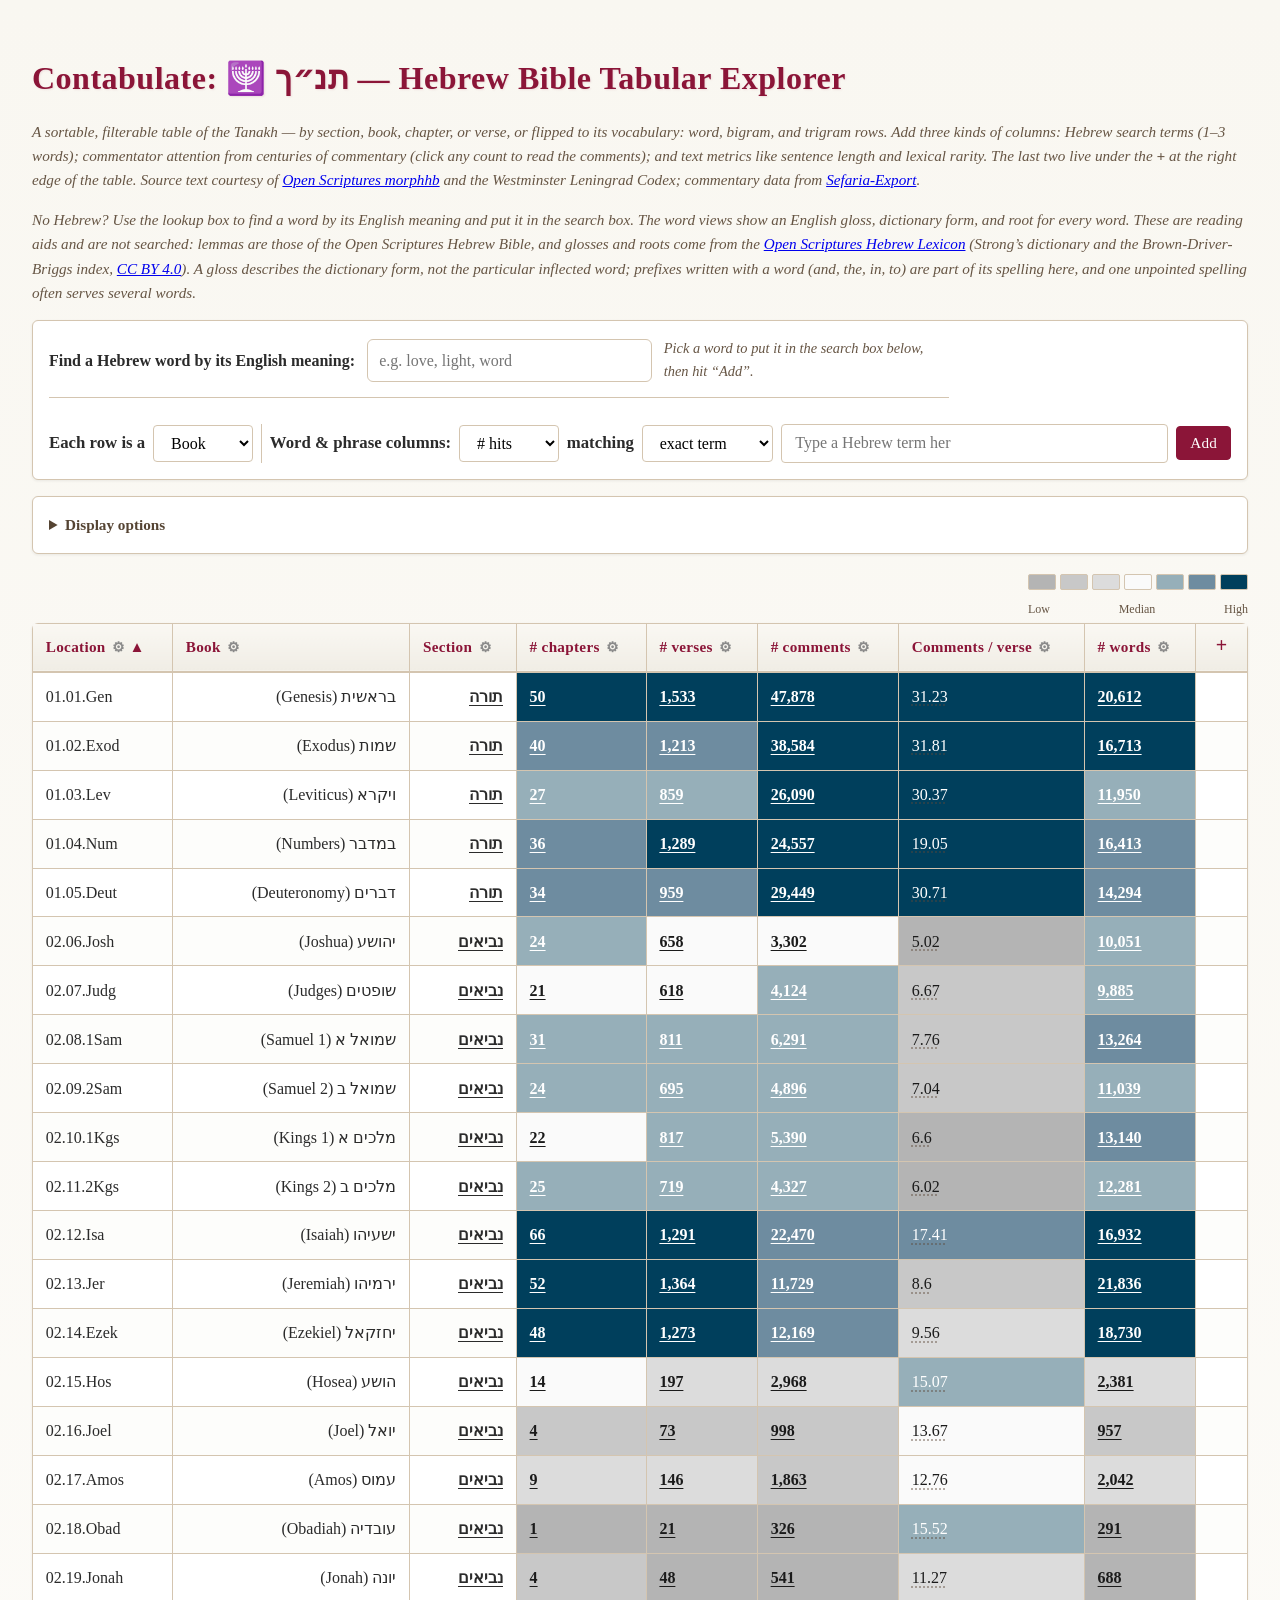
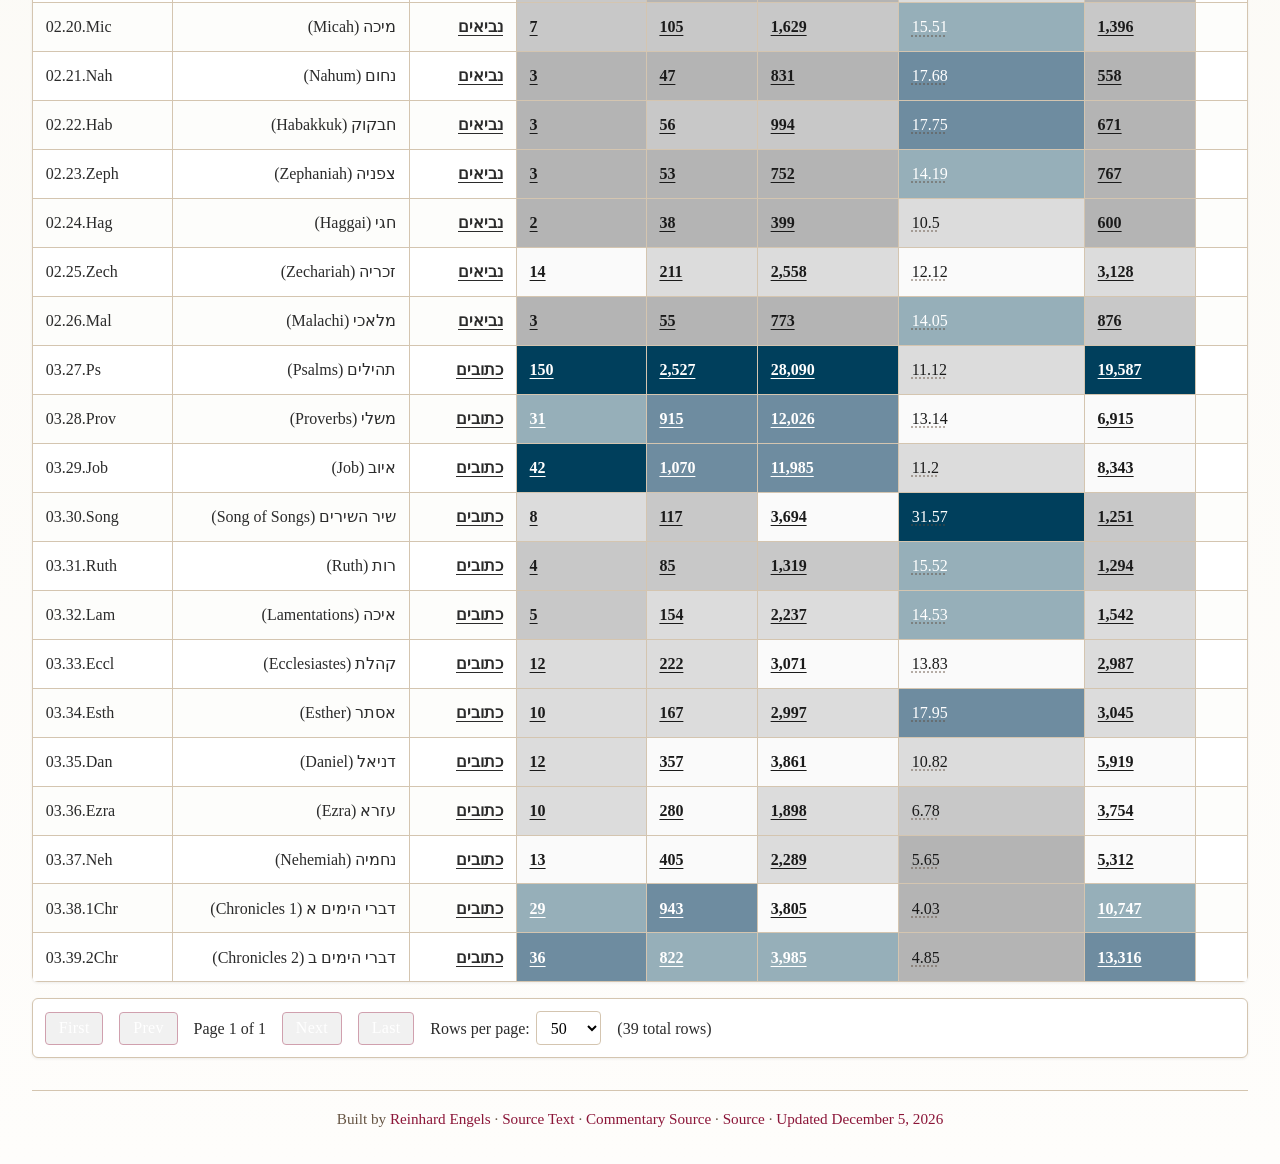
<file: docs/index.html>
<!doctype html>
<html lang="en">
<head>
  <meta charset="utf-8">
  <meta name="viewport" content="width=device-width, initial-scale=1">
  <meta name="description" content="Search the Hebrew Bible (Tanakh) by Hebrew word, phrase, or regex across sections, books, chapters, verses, and verse text with full RTL support. Built from Open Scriptures morphhb / Westminster Leningrad Codex OSIS XML.">
  <meta name="author" content="Reinhard Engels">
  <link rel="canonical" href="https://tanakh.contabulate.org/">
  <meta property="og:title" content="Contabulate: תנ״ך — Hebrew Bible Tabular Explorer">
  <meta property="og:description" content="Search the Hebrew Bible (Tanakh) by Hebrew word, phrase, or regex across sections, books, chapters, verses, and verse text with full RTL support.">
  <meta property="og:type" content="website">
  <meta property="og:url" content="https://tanakh.contabulate.org/">
  <link rel="icon" href="data:image/svg+xml,%3Csvg xmlns='http://www.w3.org/2000/svg' viewBox='0 0 64 64'%3E%3Cpath fill='%238b1538' d='M53 8c-12 2-21 11-25 22l-6 17c-1 3-4 5-7 6l-4 2 2-4c1-3 3-6 6-7l17-6C47 34 56 25 58 13l1-6-6 1z'/%3E%3Cpath fill='%238b1538' d='M21 43l-6 6 2 2 6-6z'/%3E%3Cpath fill='%238b1538' d='M31 22l11 11 2-2-11-11z'/%3E%3C/svg%3E">
  <title>Contabulate: תנ״ך — Hebrew Bible Tabular Explorer</title>
  <link rel="stylesheet" href="css/main.css">
</head>
<body>
  <div id="loadingIndicator" class="loading-indicator" role="status" aria-live="polite">
    <div class="loading-indicator-card">
      <div class="loading-spinner" aria-hidden="true"></div>
      <p id="loadingMessage" class="loading-message">Loading data...</p>
    </div>
  </div>
  <h1><a href="https://contabulate.org/">Contabulate</a>: 🕎 <span class="hebrew-inline" dir="rtl">תנ״ך</span> — Hebrew Bible Tabular Explorer</h1>
  <p class="muted">A sortable, filterable table of the Tanakh — by section, book, chapter, or verse, or flipped to its vocabulary: word, bigram, and trigram rows. Add three kinds of columns: Hebrew search terms (1–3 words); commentator attention from centuries of commentary (click any count to read the comments); and text metrics like sentence length and lexical rarity. The last two live under the <strong>+</strong> at the right edge of the table. Source text courtesy of <a href="https://github.com/openscriptures/morphhb" target="_blank" rel="noopener">Open Scriptures morphhb</a> and the Westminster Leningrad Codex; commentary data from <a href="https://github.com/Sefaria/Sefaria-Export" target="_blank" rel="noopener">Sefaria-Export</a>.</p>

  <p class="muted">No Hebrew? Use the lookup box to find a word by its English meaning and put it in the search box. The word views show an English gloss, dictionary form, and root for every word. These are reading aids and are not searched: lemmas are those of the Open Scriptures Hebrew Bible, and glosses and roots come from the <a href="https://github.com/openscriptures/HebrewLexicon" target="_blank" rel="noopener">Open Scriptures Hebrew Lexicon</a> (Strong’s dictionary and the Brown-Driver-Briggs index, <a href="https://creativecommons.org/licenses/by/4.0/">CC BY 4.0</a>). A gloss describes the dictionary form, not the particular inflected word; prefixes written with a word (and, the, in, to) are part of its spelling here, and one unpointed spelling often serves several words.</p>

  <div class="tab-content" id="segmentsTab">
    <div class="controls">
      <div id="lexicon" class="lexicon is-hidden">
        <label class="label-strong" for="lexiconInput">Find a Hebrew word by its English meaning:</label>
        <input id="lexiconInput" class="query-input lexicon-input" type="search" autocomplete="off" spellcheck="false" placeholder="e.g. love, light, word" aria-controls="lexiconResults">
        <span class="muted lexicon-hint">Pick a word to put it in the search box below, then hit “Add”.</span>
        <div id="lexiconResults" class="lexicon-results is-hidden" aria-live="polite"></div>
      </div>
      <div class="controls-row">
        <div class="control-group">
          <span class="label-strong">Each row is a</span>
          <select id="gran" class="control-select">
            <option value="genre">Section</option>
            <option value="play">Book</option>
            <option value="act">Chapter</option>
            <option value="line" selected>Verse</option>
            <option value="word">Word</option>
            <option value="bigram">Bigram</option>
            <option value="trigram">Trigram</option>
          </select>
        </div>
        <span class="control-divider" aria-hidden="true"></span>
        <div class="control-group control-group-grow">
          <span class="label-strong">Word &amp; phrase columns:</span>
          <select id="newTermDisplay" class="control-select">
            <option value="count" selected># hits</option>
            <option value="pct">% share</option>
          </select>
          <span class="label-strong">matching</span>
          <select id="matchMode" class="control-select">
            <option value="exact">exact term</option>
            <option value="regex">regex pattern</option>
          </select>
          <span id="ngramModeGroup">
            <span class="label-strong">in</span>
            <select id="ngramMode" class="control-select">
              <option value="1" selected>single words</option>
              <option value="2">bigrams</option>
              <option value="3">trigrams</option>
            </select>
          </span>
          <input id="q" class="query-input" type="text" dir="auto" placeholder="Type Hebrew or Latin here, then hit &quot;Add&quot;">
          <button id="addColumnBtn" class="add-column-btn" type="button">Add</button>
        </div>
        <button id="addColumnsMobile" class="add-columns-mobile" type="button" aria-haspopup="dialog">+ Commentator &amp; metric columns</button>
      </div>
      <div id="termWarning" class="warning is-hidden" role="status" aria-live="polite"></div>
    </div>

    <details>
      <summary class="sr"><strong>Display options</strong></summary>
      <div class="options-row">
        <label><input type="checkbox" class="color-scale-toggle" checked> Color scale numeric columns</label>
        <label><input type="checkbox" class="highlight-toggle" checked> Highlight matching verse text</label>
        <label><input type="checkbox" id="showZeroRows"> Show zero-hit rows</label>
        <button id="downloadSegmentsCsv" class="download-btn" type="button">Download CSV</button>
        <div class="color-scale-options">
          <label>Palette:
            <select class="color-scale-palette">
              <option value="blue-diverging" selected>Gray ↔ Blue (default)</option>
              <option value="blue-linear">Gray ↔ Blue (alt)</option>
              <option value="burgundy-gold">Gold ↔ Burgundy</option>
            </select>
          </label>
          <label>Steps:
            <select class="color-scale-steps">
              <option value="5" selected>5</option>
              <option value="7">7</option>
            </select>
          </label>
        </div>
      </div>
    </details>

    <div class="table-toolbar">
      <div id="segmentsFilterActions" class="filter-actions is-hidden">
        <span class="label-strong">Filters:</span>
        <span id="segmentsActiveFilters" class="active-filter-chips"></span>
        <button id="clearSegmentsFilters" class="link-btn link-btn-no-padding">Clear all</button>
      </div>
      <label id="vocabNamesToggle" class="vocab-names-toggle is-hidden" title="Hide word forms tagged as proper names in the morphhb morphology for the books in scope; the list is editable below when scoped to one book">
        <input type="checkbox" id="vocabNamesCheckbox"> Hide proper names
      </label>
      <span id="vocabNamesUnavailable" class="muted is-hidden">Proper-name filtering isn’t available for this corpus yet.</span>
      <div class="color-scale-legend color-scale-legend-inline" title="Each numeric column is shaded from its lowest to highest value"></div>
    </div>
    <div id="nameFilterEditor" class="is-hidden"></div>
    <table id="results">
      <thead><tr id="headRow"></tr></thead>
      <tbody></tbody>
    </table>

    <div class="pagination is-hidden" id="segmentsPagination">
      <button id="segmentsFirstPage">First</button>
      <button id="segmentsPrevPage">Prev</button>
      <span class="page-info" id="segmentsPageInfo">Page 1 of 1</span>
      <button id="segmentsNextPage">Next</button>
      <button id="segmentsLastPage">Last</button>
      <label>
        Rows per page:
        <select id="segmentsPageSize">
          <option value="25">25</option>
          <option value="50" selected>50</option>
          <option value="100">100</option>
          <option value="250">250</option>
        </select>
      </label>
      <span class="page-info" id="segmentsTotalInfo"></span>
    </div>
  </div>

<script src="js/utils.js"></script>
<script src="js/glossary.js"></script>
<script src="js/table-ui.js"></script>
<script src="js/filter-popover.js"></script>
<script src="js/color-scale.js"></script>
<script src="js/name-filter.js"></script>
<script src="js/commentary-detail.js"></script>
<script src="js/add-column-popover.js"></script>
<script>
(async function() {
  window.__contabulateReady = false;
  const q = document.getElementById('q');
  const gran = document.getElementById('gran');
  const matchMode = document.getElementById('matchMode');
  const ngramMode = document.getElementById('ngramMode');
  const newTermDisplay = document.getElementById('newTermDisplay');
  const ngramModeGroup = document.getElementById('ngramModeGroup');
  const theadRow = document.getElementById('headRow');
  const tbody = document.querySelector('#results tbody');
  const showZeroRowsToggle = document.getElementById('showZeroRows');
  const commentatorColumnControls = document.getElementById('commentatorColumnControls');
  const addColumnBtn = document.getElementById('addColumnBtn');
  const termWarning = document.getElementById('termWarning');
  const qPlaceholderText = 'Type a Hebrew term here, then hit "Add"';
  const addColumnPromptScheduleMs = [3000, 5000, 10000];
  const allowAddColumnPromptMotion = !(window.matchMedia && window.matchMedia('(prefers-reduced-motion: reduce)').matches);
  let qPlaceholderTimer = null;
  let qPlaceholderIndex = 0;
  let qPlaceholderDidAnimate = false;
  let addColumnPromptTimer = null;
  let addColumnPromptStepIndex = 0;
  let extraTerms = [];
  // Declared early: a deep link draws term headers during startup.
  const LONG_TERM_LABEL = 28; // characters, including the leading "# " and quotes
  const expandedTermLabels = new Set();
  let showZeroRows = false;
  // Optional metric columns (off by default; toggled in Options, persisted in deep links via `mc=`)
  const METRIC_COL_DEFS = [
    { code: 'wps', key: 'words_per_sentence', label: 'Words/Sentence', decimals: 1,
      tooltip: 'Average sentence length: words per sentence, with sentences split on sof pasuq (׃) — higher = longer, more complex sentences.' },
    { code: 'wlen', key: 'mean_word_length', label: 'Word Length', decimals: 2,
      tooltip: 'Average word length in letters. Higher = longer words.' },
    { code: 'rare', key: 'lexical_rarity', label: 'Lexical Rarity', decimals: 2,
      tooltip: 'How rare the vocabulary is: each word is scored by its rarity in the whole corpus (−log10 of its frequency share), averaged over the row’s words. Higher = rarer vocabulary.' },
    { code: 'mattr', key: 'mattr_50', label: 'Vocab Diversity', decimals: 3, granOnly: ['play'],
      tooltip: 'Vocabulary diversity (MATTR-50): type–token ratio averaged over a moving 50-word window, 0–1. Higher = more varied vocabulary; comparable across texts of different lengths. Available at Book level.' },
    { code: 'names', key: 'name_share', label: '% Names', decimals: 1,
      tooltip: 'Share of words tagged as proper names in the morphhb morphology. Higher = more name-dense text (genealogies, chronicles, narrative).' },
    { code: 'aram', key: 'aramaic_share', label: '% Aramaic', decimals: 1,
      tooltip: 'Share of words tagged as Aramaic. The Tanakh is Hebrew apart from parts of Daniel and Ezra, one verse of Jeremiah, and two words of Genesis.' },
    { code: 'hapax', key: 'hapax_share', label: '% Hapax', decimals: 1,
      tooltip: 'Share of word forms that appear nowhere else in the Tanakh (hapax legomena). Higher = more unique vocabulary.' },
  ];
  let enabledMetricCodes = [];
  const metricToggles = Array.from(document.querySelectorAll('.metric-col-toggle'));
  function syncMetricToggles() {
    metricToggles.forEach(cb => { cb.checked = enabledMetricCodes.includes(cb.dataset.metric); });
  }
  let selectedCommentatorColumns = new Set();
  let commentatorColumnFilterText = '';
  const resultsTable = document.getElementById('results');
  let rankHintBubbleEl = null;
  let rankHintBubbleTimer = null;

  function stopQPlaceholderAnimation(clearNow = false) {
    if (qPlaceholderTimer) {
      clearTimeout(qPlaceholderTimer);
      qPlaceholderTimer = null;
    }
    if (clearNow && q) q.placeholder = '';
  }
  function tickQPlaceholderAnimation() {
    if (!q) return;
    if (qPlaceholderDidAnimate) {
      qPlaceholderTimer = null;
      return;
    }
    if (document.activeElement === q || q.value.trim()) {
      stopQPlaceholderAnimation(true);
      return;
    }
    if (qPlaceholderIndex < qPlaceholderText.length) {
      qPlaceholderIndex++;
      q.placeholder = qPlaceholderText.slice(0, qPlaceholderIndex);
      qPlaceholderTimer = setTimeout(tickQPlaceholderAnimation, 55);
      return;
    }
    q.placeholder = qPlaceholderText;
    qPlaceholderDidAnimate = true;
    qPlaceholderTimer = null;
  }
  function startQPlaceholderAnimation(reset = false) {
    if (!q || document.activeElement === q || q.value.trim()) return;
    stopQPlaceholderAnimation(false);
    if (qPlaceholderDidAnimate) {
      q.placeholder = qPlaceholderText;
      return;
    }
    if (reset) {
      qPlaceholderIndex = 0;
      q.placeholder = '';
    }
    tickQPlaceholderAnimation();
  }
  function clearAddColumnPrompt(removeClass = true) {
    if (addColumnPromptTimer) {
      clearTimeout(addColumnPromptTimer);
      addColumnPromptTimer = null;
    }
    addColumnPromptStepIndex = 0;
    if (removeClass && addColumnBtn) addColumnBtn.classList.remove('idle-shimmer');
  }
  function scheduleNextAddColumnPrompt() {
    if (!allowAddColumnPromptMotion || !addColumnBtn || !q || !q.value.trim()) return;
    if (addColumnPromptStepIndex >= addColumnPromptScheduleMs.length) return;
    const delayMs = addColumnPromptScheduleMs[addColumnPromptStepIndex];
    addColumnPromptStepIndex += 1;
    addColumnPromptTimer = setTimeout(runAddColumnPrompt, delayMs);
  }
  function runAddColumnPrompt() {
    addColumnPromptTimer = null;
    if (!allowAddColumnPromptMotion || !addColumnBtn || !q || !q.value.trim()) return;
    addColumnBtn.classList.remove('idle-shimmer');
    // Restart the one-shot sheen when the user pauses after editing.
    void addColumnBtn.offsetWidth;
    addColumnBtn.classList.add('idle-shimmer');
    scheduleNextAddColumnPrompt();
  }
  function scheduleAddColumnPrompt() {
    if (!allowAddColumnPromptMotion || !addColumnBtn || !q) return;
    clearAddColumnPrompt(true);
    if (!q.value.trim()) return;
    scheduleNextAddColumnPrompt();
  }
  if (q) {
    startQPlaceholderAnimation(true);
    q.addEventListener('focus', () => {
      stopQPlaceholderAnimation(true);
    });
    q.addEventListener('blur', () => {
      if (!q.value.trim()) startQPlaceholderAnimation(false);
    });
    q.addEventListener('input', () => {
      if (q.value.trim()) {
        stopQPlaceholderAnimation(true);
      } else if (document.activeElement !== q) {
        startQPlaceholderAnimation(false);
      }
    });
  }
  if (addColumnBtn) {
    addColumnBtn.addEventListener('animationend', (e) => {
      if (e.animationName === 'addColumnShimmer') addColumnBtn.classList.remove('idle-shimmer');
    });
  }

  // Shared table UI helpers are provided by docs/js/table-ui.js
  const applyColumnOrder = window.applyColumnOrder;
  const moveKeyBeforeTarget = window.moveKeyBeforeTarget;
  const wireHeaderDrag = window.wireHeaderDrag;
  const getSortClickSuppressedUntil = window.getSortClickSuppressedUntil;
  const showFilterPopover = window.showFilterPopover;
  const closeFilterPopover = window.closeFilterPopover;
  const createLinesTabController = window.createLinesTabController;

  // Color scale/highlight helpers are provided by docs/js/color-scale.js
  const colorScaleState = window.colorScaleState;
  const syncColorScaleToggles = window.syncColorScaleToggles;
  const syncColorScaleOptions = window.syncColorScaleOptions;
  const setColorScaleEnabled = window.setColorScaleEnabled;
  const syncHighlightToggles = window.syncHighlightToggles;
  const setHighlightEnabled = window.setHighlightEnabled;
  const applyOrClear = window.applyOrClear;
  const applyColorScalesForVisibleTables = window.applyColorScalesForVisibleTables;
  const renderAllLegends = window.renderAllLegends;
  const setElementHidden = window.setElementHidden || ((el, hidden) => {
    if (!el || !el.classList) return;
    el.classList.toggle('is-hidden', !!hidden);
  });
  function normalizeTermN(value) {
    const n = parseInt(value, 10);
    return (n === 1 || n === 2 || n === 3) ? n : null;
  }
  function getSelectedNgramModeValue() {
    return normalizeTermN(ngramMode && ngramMode.value) || 1;
  }
  function countTermWords(text) {
    return String(text || '').trim().split(/\s+/).filter(Boolean).length;
  }
  function inferExactTermN(text) {
    const count = countTermWords(text);
    return (count >= 1 && count <= 3) ? count : null;
  }
  function getBaseNgramLabel(n) {
    if (n === 1) return '# words';
    if (n === 2) return '# bigrams';
    if (n === 3) return '# trigrams';
    return '# ngrams';
  }
  function showTermWarning(message) {
    if (!termWarning) return;
    termWarning.textContent = message || '';
    setElementHidden(termWarning, !message);
  }
  function clearTermWarning() {
    showTermWarning('');
  }
  function updateSegmentsMatchModeUI() {
    const isRegex = matchMode && matchMode.value === 'regex';
    setElementHidden(ngramModeGroup, !isRegex);
  }
  function normalizeTermMode(mode) {
    return mode === 'regex' ? 'regex' : 'exact';
  }
  function normalizeTermDisplay(value) {
    return value === 'pct' ? 'pct' : 'count';
  }
  function getEffectiveTermDisplay(termSpec) {
    if (gran && gran.value === 'line') return 'count';
    return normalizeTermDisplay(termSpec && termSpec.display);
  }
  function toTermSpec(value, fallbackMode = 'exact', fallbackN = getSelectedNgramModeValue()) {
    if (value == null) return null;
    if (typeof value === 'string') {
      const text = value.trim();
      if (!text) return null;
      const mode = normalizeTermMode(fallbackMode);
      const n = mode === 'regex' ? fallbackN : inferExactTermN(text);
      return { text, mode, n, display: 'count' };
    }
    if (typeof value === 'object') {
      const text = String(value.text ?? value.t ?? '').trim();
      if (!text) return null;
      const mode = normalizeTermMode(value.mode ?? value.m ?? fallbackMode);
      const explicitN = normalizeTermN(value.n ?? value.ngram ?? value.nm);
      const inferredN = inferExactTermN(text);
      return {
        text,
        mode,
        n: mode === 'regex' ? (explicitN || fallbackN) : inferredN,
        display: normalizeTermDisplay(value.display ?? value.d)
      };
    }
    const text = String(value).trim();
    if (!text) return null;
    const mode = normalizeTermMode(fallbackMode);
    const n = mode === 'regex' ? fallbackN : inferExactTermN(text);
    return { text, mode, n, display: 'count' };
  }
  function cloneTermSpec(value, fallbackMode = 'exact', fallbackN = getSelectedNgramModeValue()) {
    const spec = toTermSpec(value, fallbackMode, fallbackN);
    return spec ? { text: spec.text, mode: spec.mode, n: spec.n, display: spec.display } : null;
  }
  function termSpecKey(value, fallbackMode = 'exact', fallbackN = getSelectedNgramModeValue()) {
    const spec = toTermSpec(value, fallbackMode, fallbackN);
    if (!spec) return '';
    const keyN = normalizeTermN(spec.n) || 0;
    const display = normalizeTermDisplay(spec.display);
    if (spec.mode === 'regex') return `regex:${keyN}:${spec.text.trim()}:${display}`;
    return `exact:${keyN}:${normalizeTerm(spec.text)}:${display}`;
  }
  function formatTermSpecForHeader(value) {
    const spec = toTermSpec(value, 'exact');
    if (!spec) return '""';
    return spec.mode === 'regex' ? `/${spec.text}/` : `"${spec.text}"`;
  }
  function pruneExtraTermsAgainstPrimary() {
    // Legacy function name retained: chips are now the canonical term list.
    const seen = new Set();
    const filtered = [];
    extraTerms.forEach((t) => {
      const spec = toTermSpec(t, matchMode.value);
      const key = termSpecKey(spec);
      if (!spec || !spec.n || !key || seen.has(key)) return;
      seen.add(key);
      filtered.push(spec);
    });
    if (filtered.length !== extraTerms.length) {
      extraTerms = filtered;
      renderExtraTerms();
    }
  }
  function getActiveTerms() {
    return extraTerms.map(t => cloneTermSpec(t, matchMode.value)).filter(spec => spec && spec.n);
  }
  function getActiveTermsStateParts() {
    const terms = getActiveTerms();
    return {
      primary: terms[0] || null,
      extras: terms.slice(1)
    };
  }
  function setActiveTermsFromRestoredState(primaryTerm, extraTermList, preserveInputValue = true) {
    const seen = new Set();
    const merged = [];
    const add = (term) => {
      const spec = toTermSpec(term, matchMode.value);
      const key = termSpecKey(spec);
      if (!spec || !spec.n || !key || seen.has(key)) return;
      seen.add(key);
      merged.push(spec);
    };
    add(primaryTerm);
    (extraTermList || []).forEach(add);
    extraTerms = merged;
    renderExtraTerms();
    if (!preserveInputValue) q.value = '';
  }
  function renderExtraTerms() {
    updateDeepLink();
  }
  function removeExtraTerm(idx) {
    if (!Number.isInteger(idx) || idx < 0 || idx >= extraTerms.length) return;
    extraTerms.splice(idx, 1);
    renderExtraTerms();
    doSearch();
  }
  function addExtraTerm(term) {
    const spec = toTermSpec(term, matchMode.value);
    if (spec && spec.mode === 'exact' && !spec.n) {
      showTermWarning('Exact term columns are limited to 3 words. Use regex mode for longer patterns.');
      return false;
    }
    if (!spec) return false;
    spec.display = normalizeTermDisplay(newTermDisplay && newTermDisplay.value);
    clearTermWarning();
    const key = termSpecKey(spec);
    const existing = extraTerms.map(t => termSpecKey(t, matchMode.value));
    if (!key || existing.includes(key)) return false;
    extraTerms.push(spec);
    renderExtraTerms();
    doSearch(extraTerms.length - 1);
    return true;
  }
  // Sort state defaults (declare before deep-link logic uses them)
  let sortKey = null, sortDir = 'desc';
  let segmentsColumnOrder = [];
  let segmentsColumnDefs = [];
  // Column filters maps (declare early for deep-link)
  // Scope segments filters by current granularity (play/genre/act/line/character)
  const segmentsFiltersByGran = new Map(); // gran -> Map(columnKey -> filter)
  function normalizeGranularity(value) {
    if (value === 'verse' || value === 'line' || value === 'scene') return 'line';
    return ['genre', 'play', 'act', 'character', 'word', 'bigram', 'trigram'].includes(value) ? value : 'line';
  }
  function granularityToURL(value) {
    const normalized = normalizeGranularity(value);
    return normalized === 'line' ? 'verse' : normalized;
  }
  // Vocabulary granularities: rows are n-grams instead of text spans
  const VOCAB_GRANULARITIES = { word: 1, bigram: 2, trigram: 3 };
  function isVocabGranularity(value) {
    return Object.prototype.hasOwnProperty.call(VOCAB_GRANULARITIES, value);
  }
  function vocabNFor(value) {
    return VOCAB_GRANULARITIES[value] || 1;
  }
  function vocabGranForN(n) {
    return n === 2 ? 'bigram' : n === 3 ? 'trigram' : 'word';
  }
  let vocabExcludeNames = false;
  let nameEditorOpen = false;
  // Word/bigram/trigram share one filter map, so switching the n-gram size
  // keeps the location/genre scope (and the n-gram text filter) in place.
  function segmentsFilterMapKey(value) {
    const g = normalizeGranularity(value);
    return isVocabGranularity(g) ? 'vocab' : g;
  }
  function getSegmentsFiltersMap() {
    const key = segmentsFilterMapKey(typeof gran !== 'undefined' && gran ? gran.value : 'line');
    if (!segmentsFiltersByGran.has(key)) segmentsFiltersByGran.set(key, new Map());
    return segmentsFiltersByGran.get(key);
  }
  // The location/genre scope follows manual granularity switches: what you
  // are looking at stays what you are looking at, one level up or down.
  let lastGranValue = null;
  function carryScopeFilters(fromGranValue) {
    if (fromGranValue == null) return;
    const fromMap = segmentsFiltersByGran.get(segmentsFilterMapKey(fromGranValue));
    const toMap = getSegmentsFiltersMap();
    if (!fromMap || fromMap === toMap) return;
    for (const k of ['location', 'genre']) {
      const v = fromMap.get(k);
      if (v) toMap.set(k, { ...v });
      else toMap.delete(k);
    }
  }
  // Drill-down constants (declared early: deep links render before the
  // drill helpers further down are reached in source order)
  const TERM_COUNT_KEY_RE = /^t\d+_count$/;
  const DRILL_TARGETS = {
    genre: { num_plays: 'play', num_chapters: 'act', verse_count: 'line' },
    play: { num_chapters: 'act', verse_count: 'line' },
    act: { verse_count: 'line' }
  };
  const DRILL_NOUNS = { play: 'books', act: 'chapters', line: 'verses', word: 'words', bigram: 'bigrams', trigram: 'trigrams' };
  // Declared early: deep links can render vocabulary views during startup
  const vocabRowsCache = new Map();
  // Segments pagination and rows (declare early for deep-link)
  let segmentsCurrentPage = 1;
  let segmentsPageSize = 50;
  let segmentsAllRows = [];
  let lastSegmentsBaseRows = [];
  let segmentsSearchRequestId = 0;
  function normalizeSegmentsColumnKey(key) {
    return key === 'ref_code' ? 'location' : key;
  }
  // Deep link: human-readable query params (fallback to legacy base64 `state`)
  function buildQueryParamsFromState() {
    const p = new URLSearchParams();
    // Only segments are supported for deep links currently
    // Display
    p.set('cs', colorScaleState.colorScaleEnabled ? '1' : '0');
    p.set('zr', showZeroRows ? '1' : '0');
    const selectedCommentatorsParam = getSelectedCommentatorKeys().join(',');
    if (selectedCommentatorsParam) p.set('commentators', selectedCommentatorsParam);
    // palette and steps omitted for cleaner URLs
    p.set('hl', colorScaleState.highlightEnabled ? '1' : '0');
    if (enabledMetricCodes.length) p.set('mc', enabledMetricCodes.join(','));
    // Segments
    const segTermState = getActiveTermsStateParts();
    p.set('q', segTermState.primary ? segTermState.primary.text : '');
    p.set('nm', ngramMode.value);
    p.set('gran', granularityToURL(gran.value));
    p.set('mm', matchMode.value);
    if (isVocabGranularity(gran.value)) p.set('xn', vocabExcludeNames ? '1' : '0');
    const allTermSpecs = [segTermState.primary, ...segTermState.extras].filter(Boolean);
    const extras = segTermState.extras.map(t => (t && t.text ? t.text.trim() : '')).filter(Boolean);
    const termSpecsParam = encodeTermSpecsParam(allTermSpecs);
    if (termSpecsParam) p.set('ts', termSpecsParam);
    if (extras.length) {
      try {
        p.set('qt', encodeURIComponent(JSON.stringify(extras)));
      } catch (e) {
        // fallback to legacy join if JSON stringify fails (shouldn't)
        p.set('qt', extras.join('|'));
      }
    }
    if (sortKey) p.set('sk', sortKey);
    if (sortDir) p.set('sd', sortDir);
    if (segmentsColumnOrder.length) p.set('co', segmentsColumnOrder.join(','));
    const commentaryParam = (typeof window.getCommentaryDetailParam === 'function')
      ? window.getCommentaryDetailParam()
      : '';
    if (commentaryParam) p.set('cm', commentaryParam);
    // Segment column filters (only for current granularity)
    const segFilters = getSegmentsFiltersMap();
    for (const [key, v] of segFilters.entries()) {
      if (v.type === 'number') {
        const min = (v.min ?? '');
        const max = (v.max ?? '');
        p.set('s_fn_' + key, `${min}~${max}`);
      } else if (v.type === 'text') {
        p.set('s_ft_' + key, v.pattern ?? '');
      }
    }
    return p;
  }
  let appliedDeepLinkState = false;
  // Legacy base64 state decoder for backward compatibility
  function decodeState(s) {
    try {
      const b64 = (s || '').replace(/ /g, '+');
      return JSON.parse(decodeURIComponent(escape(atob(b64))));
    } catch(e) { return null; }
  }
  function decodeExtrasParam(raw) {
    if (!raw) return [];
    // New format: URL-encoded JSON array
    try {
      const decoded = decodeURIComponent(raw);
      const arr = JSON.parse(decoded);
      if (Array.isArray(arr)) return arr;
    } catch(e) { /* fall through to legacy */ }
    // Legacy: pipe-separated string
    return raw.split('|').map(t => t.trim()).filter(Boolean);
  }
  function encodeTermSpecsParam(termSpecs) {
    const compact = (termSpecs || [])
      .map(t => toTermSpec(t, 'exact'))
      .filter(Boolean)
      .map(t => ({ t: t.text, m: t.mode, n: t.n, d: t.display }));
    if (!compact.length) return '';
    try {
      return encodeURIComponent(JSON.stringify(compact));
    } catch (e) {
      return '';
    }
  }
  function decodeTermSpecsParam(raw) {
    if (!raw) return [];
    try {
      const decoded = decodeURIComponent(raw);
      const arr = JSON.parse(decoded);
      if (!Array.isArray(arr)) return [];
      return arr.map(t => toTermSpec(t, 'exact')).filter(Boolean);
    } catch (e) {
      return [];
    }
  }
  function arrayToMap(arr) {
    const m = new Map();
    if (!Array.isArray(arr)) return m;
    for (const it of arr) {
      if (!it || !it.key) continue;
      if (it.type === 'number') m.set(it.key, { type:'number', min: it.min ?? '', max: it.max ?? '' });
      else if (it.type === 'text') m.set(it.key, { type:'text', pattern: it.pattern ?? '' });
    }
    return m;
  }
  // The address bar mirrors the app state: refinements (sorts, filters,
  // toggles) replace the current history entry, while navigation-like
  // changes (granularity switches/drills, opening the commentary modal)
  // push one, so the browser Back button walks the drill-down trail.
  // Armed only after startup: early drawer refreshes must not write the URL,
  // or applyStateFromURL would read back its own echo as a deep link.
  let historySyncEnabled = false;
  let historyReplaceOnlyUntil = 0;
  function syncHistoryUrl(search) {
    if (!historySyncEnabled) return;
    if (typeof history === 'undefined' || typeof history.replaceState !== 'function') return;
    if (search === location.search) return;
    let mode = 'replaceState';
    if (Date.now() > historyReplaceOnlyUntil) {
      const oldSp = new URLSearchParams(location.search);
      const newSp = new URLSearchParams(search);
      // A pristine URL means the default view (books), so a first action that
      // keeps that granularity replaces rather than pushes.
      const oldGran = oldSp.has('gran') ? oldSp.get('gran') : granularityToURL('play');
      const granChanged = oldGran !== newSp.get('gran');
      const modalOpened = !oldSp.get('cm') && !!newSp.get('cm');
      // Scope changes at the same granularity (ancestor-cell filters) are
      // navigations too — Back should undo them.
      const scopeChanged = oldSp.get('s_ft_location') !== newSp.get('s_ft_location');
      if (granChanged || modalOpened || scopeChanged) mode = 'pushState';
    }
    try { history[mode](null, '', location.pathname + search); } catch (_) { /* ignore */ }
  }
  function updateDeepLink() {
    const p = buildQueryParamsFromState();
    const search = '?' + p.toString();
    syncHistoryUrl(search);
  }
  function segmentsFilterColumnLabel(key) {
    const def = (segmentsColumnDefs || []).find(c => c && c.key === key);
    if (def && def.label) return def.label;
    if (key === 'location') return 'Location';
    return key;
  }
  function describeSegmentsFilterValue(v) {
    if (v.type === 'text') {
      const pattern = String(v.pattern || '');
      if (pattern.startsWith('^')) {
        // Drill filters are anchored escaped literals; show them plainly
        const literal = pattern.slice(1).replace(/\\(.)/g, '$1');
        if ('^' + escapeRegexText(literal) === pattern) return `starts with ${literal}`;
      }
      return `matches ${pattern}`;
    }
    const hasMin = v.min !== '' && v.min != null;
    const hasMax = v.max !== '' && v.max != null;
    if (hasMin && hasMax) return `${v.min}–${v.max}`;
    if (hasMin) return `≥ ${v.min}`;
    if (hasMax) return `≤ ${v.max}`;
    return 'set';
  }
  function updateSegmentsFilterActions() {
    const container = document.getElementById('segmentsFilterActions');
    if (!container) return;
    const filters = getSegmentsFiltersMap();
    const chipsEl = document.getElementById('segmentsActiveFilters');
    if (chipsEl) {
      chipsEl.innerHTML = '';
      for (const [key, v] of filters.entries()) {
        const chip = document.createElement('button');
        chip.type = 'button';
        chip.className = 'active-filter-chip';
        chip.dataset.filterKey = key;
        chip.title = 'Remove this filter';
        chip.setAttribute('dir', 'auto');
        const label = document.createElement('strong');
        label.textContent = segmentsFilterColumnLabel(key);
        chip.appendChild(label);
        chip.appendChild(document.createTextNode(` ${describeSegmentsFilterValue(v)}`));
        const x = document.createElement('span');
        x.className = 'chip-x';
        x.setAttribute('aria-hidden', 'true');
        x.textContent = '×';
        chip.appendChild(x);
        chipsEl.appendChild(chip);
      }
    }
    setElementHidden(container, filters.size === 0);
  }
  const loadingIndicator = document.getElementById('loadingIndicator');
  const loadingMessage = document.getElementById('loadingMessage');

  function setLoadingState(isLoading, message) {
    if (loadingMessage && typeof message === 'string' && message) {
      loadingMessage.textContent = message;
    }
    if (loadingIndicator) {
      setElementHidden(loadingIndicator, !isLoading);
    }
  }

  async function loadJSON(path) {
    const res = await fetch(path);
    if (!res.ok) throw new Error(`Failed to load ${path}: ${res.status}`);
    return res.json();
  }

  let chunks=[], tokens={}, tokens2={}, tokens3={}, plays=[], characters=[], tokensChar={}, tokensChar2={}, tokensChar3={}, allLines=[], characterNameFilterConfig=null, commentaryInterestConfig=null, glossaryData=null;
  let allLinesLoadPromise = null;
  setLoadingState(true, "Loading data...");
  try {
    [chunks, tokens, tokens2, tokens3, plays, characters, tokensChar, tokensChar2, tokensChar3, characterNameFilterConfig, commentaryInterestConfig, glossaryData] = await Promise.all([
      loadJSON('data/chunks.json'),
      loadJSON('data/tokens.json'),
      loadJSON('data/tokens2.json'),
      loadJSON('data/tokens3.json'),
      loadJSON('data/plays.json'),
      loadJSON('data/characters.json'),
      loadJSON('data/tokens_char.json'),
      loadJSON('data/tokens_char2.json'),
      loadJSON('data/tokens_char3.json'),
      loadJSON('data/character_name_filter_config.json').catch(() => null),
      loadJSON('data/commentary_interest.json').catch(() => null),
      // Reading aids only: the explorer works without them.
      loadJSON('data/glossary.json').catch(() => null),
    ]);
  } catch(e) {
    setLoadingState(true, 'Unable to load data. Please reload the page.');
    console.error('Failed to load data:', e);
    return;
  }


  setLoadingState(false);

  // English glosses and dictionary forms (js/glossary.js). When the data is
  // missing, the lookup box and the gloss columns simply do not appear.
  const glossary = window.contabulateGlossary;
  const glossaryAvailable = !!(glossary && glossary.init(glossaryData));
  glossaryData = null;
  if (glossaryAvailable) {
    setElementHidden(document.getElementById('lexicon'), false);
    glossary.wireLookup({
      input: document.getElementById('lexiconInput'),
      results: document.getElementById('lexiconResults'),
      insert: (text, mode) => {
        matchMode.value = mode;
        if (mode === 'regex') ngramMode.value = '1';
        clearTermWarning();
        updateSegmentsMatchModeUI();
        q.value = text;
        q.dispatchEvent(new Event('input', { bubbles: true }));
        q.focus();
      }
    });
  }

  async function ensureAllLinesLoaded({ showOverlay = false } = {}) {
    if (Array.isArray(allLines) && allLines.length > 0) return allLines;
    const shouldShowOverlay = !!showOverlay;
    if (shouldShowOverlay) setLoadingState(true, 'Loading verse text...');
    if (!allLinesLoadPromise) {
      allLinesLoadPromise = loadJSON('lines/all_lines.json')
        .then(data => {
          allLines = Array.isArray(data) ? data : [];
          return allLines;
        })
        .catch(e => {
          allLinesLoadPromise = null;
          console.warn('Verse data not available:', e);
          throw e;
        });
    }
    try {
      return await allLinesLoadPromise;
    } finally {
      if (shouldShowOverlay) setLoadingState(false);
    }
  }

  function scheduleAllLinesPreload() {
    const preload = () => {
      ensureAllLinesLoaded().catch(() => {});
    };
    if (typeof window.requestIdleCallback === 'function') {
      window.requestIdleCallback(preload, { timeout: 5000 });
    } else {
      window.setTimeout(preload, 2000);
    }
  }

  const chunkById = new Map(chunks.map(r => [r.scene_id, r]));
  const playsById = new Map(plays.map(p => [p.play_id, p]));
  const charactersById = new Map(characters.map(c => [c.character_id, c]));

  // Name normalization util used elsewhere

  setLoadingState(false);

  renderExtraTerms();

  function getCommentatorConfig() {
    const metadata = commentaryInterestConfig && commentaryInterestConfig.metadata;
    const commentators = metadata && Array.isArray(metadata.commentators) ? metadata.commentators : [];
    return commentators
      .map(item => ({
        key: String(item && item.key || '').trim(),
        label: String(item && (item.label || item.name || item.key) || '').trim(),
        referenceCount: Number(item && (item.reference_count ?? item.total_references ?? item.count)) || 0
      }))
      .filter(item => item.key && item.label)
      .sort((a, b) => a.label.localeCompare(b.label) || a.key.localeCompare(b.key));
  }
  function getSelectedCommentatorKeys() {
    const allowed = new Set(getCommentatorConfig().map(item => item.key));
    return Array.from(selectedCommentatorColumns).filter(key => allowed.has(key));
  }
  function getSelectedCommentatorConfig() {
    const byKey = new Map(getCommentatorConfig().map(item => [item.key, item]));
    return getSelectedCommentatorKeys().map(key => byKey.get(key)).filter(Boolean);
  }
  function setSelectedCommentatorKeys(keys) {
    const allowed = new Set(getCommentatorConfig().map(item => item.key));
    selectedCommentatorColumns = new Set(
      (keys || [])
        .map(key => String(key || '').trim())
        .filter(key => allowed.has(key))
    );
    syncCommentatorColumnControls();
  }
  function formatCommentatorReferenceCount(count) {
    const n = Number(count) || 0;
    return n.toLocaleString('en-US');
  }
  function formatCommentatorOptionLabel(item) {
    return `${item.label} (${formatCommentatorReferenceCount(item.referenceCount)})`;
  }
  function commentatorMatchesFilter(item, filterText) {
    const terms = String(filterText || '').trim().toLowerCase().split(/\s+/).filter(Boolean);
    if (!terms.length) return true;
    const haystack = `${item.label} ${item.key}`.toLowerCase();
    return terms.every(term => haystack.includes(term));
  }
  function getPendingCommentatorColumnKey() {
    const select = document.getElementById('commentatorColumnSelect');
    if (!select) return '';
    if (select.value) return select.value;
    const firstOption = Array.from(select.options).find(option => option.value);
    return firstOption ? firstOption.value : '';
  }
  function decodeCommentatorsParam(raw) {
    return String(raw || '')
      .split(',')
      .map(key => key.trim())
      .filter(Boolean);
  }
  function addCommentatorColumn(key) {
    const allowed = new Set(getCommentatorConfig().map(item => item.key));
    if (!allowed.has(key) || selectedCommentatorColumns.has(key)) return false;
    selectedCommentatorColumns.add(key);
    commentatorColumnFilterText = '';
    syncCommentatorColumnControls();
    doSearch();
    updateDeepLink();
    return true;
  }
  function removeCommentatorColumn(key) {
    if (!selectedCommentatorColumns.has(key)) return false;
    selectedCommentatorColumns.delete(key);
    const colKey = `commentary_${key}`;
    getSegmentsFiltersMap().delete(colKey);
    segmentsColumnOrder = segmentsColumnOrder.filter(item => item !== colKey);
    syncCommentatorColumnControls();
    doSearch();
    updateDeepLink();
    return true;
  }
  function syncCommentatorColumnControls(focusFilter = false) {
    if (!commentatorColumnControls) return;
    const config = getCommentatorConfig();
    const selected = getSelectedCommentatorConfig();
    const available = config.filter(item => !selectedCommentatorColumns.has(item.key));
    const filteredAvailable = available.filter(item => commentatorMatchesFilter(item, commentatorColumnFilterText));
    commentatorColumnControls.innerHTML = '';
    const label = document.createElement('span');
    label.className = 'label-strong';
    label.textContent = 'Find commentator:';
    commentatorColumnControls.appendChild(label);
    if (!config.length) {
      const empty = document.createElement('span');
      empty.className = 'muted';
      empty.textContent = 'None available';
      commentatorColumnControls.appendChild(empty);
      return;
    }
    const filterInput = document.createElement('input');
    filterInput.id = 'commentatorColumnFilter';
    filterInput.className = 'commentator-column-filter';
    filterInput.type = 'search';
    filterInput.placeholder = 'Type a name...';
    filterInput.value = commentatorColumnFilterText;
    filterInput.setAttribute('autocomplete', 'off');
    commentatorColumnControls.appendChild(filterInput);
    const select = document.createElement('select');
    select.id = 'commentatorColumnSelect';
    select.className = 'control-select commentator-column-select';
    select.disabled = filteredAvailable.length === 0;
    const placeholder = document.createElement('option');
    placeholder.value = '';
    if (!available.length) {
      placeholder.textContent = 'No more commentators available';
    } else if (!filteredAvailable.length) {
      placeholder.textContent = 'No matching commentators';
    } else {
      placeholder.textContent = commentatorColumnFilterText.trim()
        ? `Choose from ${filteredAvailable.length} match${filteredAvailable.length === 1 ? '' : 'es'}...`
        : 'Choose a commentator...';
    }
    select.appendChild(placeholder);
    filteredAvailable.forEach(item => {
      const option = document.createElement('option');
      option.value = item.key;
      option.textContent = formatCommentatorOptionLabel(item);
      select.appendChild(option);
    });
    commentatorColumnControls.appendChild(select);
    const addButton = document.createElement('button');
    addButton.id = 'addCommentatorColumn';
    addButton.type = 'button';
    addButton.className = 'add-commentator-btn';
    addButton.dataset.commentatorAction = 'add';
    addButton.disabled = filteredAvailable.length === 0;
    addButton.textContent = 'Add';
    commentatorColumnControls.appendChild(addButton);
    const filterCount = document.createElement('span');
    filterCount.className = 'muted commentator-filter-count';
    filterCount.textContent = available.length
      ? `${filteredAvailable.length} of ${available.length} available`
      : '0 available';
    commentatorColumnControls.appendChild(filterCount);
    const selectedSummary = document.createElement('span');
    selectedSummary.id = 'selectedCommentatorColumns';
    selectedSummary.className = 'muted selected-commentator-columns';
    selectedSummary.textContent = selected.length
      ? `Selected: ${selected.map(item => item.label).join(', ')}. Remove columns with × in the table header.`
      : 'None selected';
    commentatorColumnControls.appendChild(selectedSummary);
    if (focusFilter) {
      filterInput.focus();
      const pos = filterInput.value.length;
      try { filterInput.setSelectionRange(pos, pos); } catch (_) {}
    }
  }
  function getCommentaryFieldKeys(includeIndividuals = true) {
    const keys = ['commentary_interest'];
    if (includeIndividuals) {
      const commentators = includeIndividuals === 'all'
        ? getCommentatorConfig()
        : getSelectedCommentatorConfig();
      commentators.forEach(item => keys.push(`commentary_${item.key}`));
    }
    return keys;
  }
  function copyCommentaryFields(source, includeIndividuals = true) {
    const out = {};
    getCommentaryFieldKeys(includeIndividuals).forEach(key => {
      const value = Number(source && source[key]);
      out[key] = Number.isFinite(value) ? value : 0;
    });
    return out;
  }
  function addCommentaryFields(target, source, includeIndividuals = true) {
    Object.assign(target, copyCommentaryFields(source, includeIndividuals));
    return addCommentaryDensity(target);
  }
  function getVerseCountValue(row) {
    const value = Number(row && (row.verse_count ?? row.num_lines));
    return Number.isFinite(value) ? value : 0;
  }
  function addCommentaryDensity(target) {
    const verseCount = getVerseCountValue(target);
    const comments = Number(target && target.commentary_interest);
    target.commentary_per_verse = verseCount > 0 && Number.isFinite(comments)
      ? Math.round((comments / verseCount) * 100) / 100
      : 0;
    return target;
  }
  function getCommentaryColumns() {
    const cols = [
      { key: 'commentary_interest', label: '# comments', type: 'number', defaultDir: 'desc' }
    ];
    getSelectedCommentatorConfig().forEach(item => {
      cols.push({ key: `commentary_${item.key}`, label: item.label, type: 'number', defaultDir: 'desc', commentatorKey: item.key });
    });
    return cols;
  }
  function getVerseNormalizedCommentaryColumns() {
    const cols = getCommentaryColumns();
    cols.splice(1, 0, { key: 'commentary_per_verse', label: 'Comments / verse', type: 'number', defaultDir: 'desc' });
    return cols;
  }
  syncCommentatorColumnControls();

  // Precompute act/play totals (must be before applyStateFromURL which may call doSearch→denomFor)
  const actTotals = new Map();
  const playTotals = new Map();
  const actVerseCounts = new Map();
  const genreVerseCounts = new Map();
  const actCommentaryTotals = new Map();
  const genreCommentaryTotals = new Map();
  for (const r of chunks) {
    const k = `${r.play_id}:${r.act}`;
    const verseCount = getVerseCountValue(r) || 1;
    actTotals.set(k, (actTotals.get(k)||0) + (r.total_words||0));
    playTotals.set(r.play_id, (playTotals.get(r.play_id)||0) + (r.total_words||0));
    actVerseCounts.set(k, (actVerseCounts.get(k)||0) + verseCount);
    const actCommentary = actCommentaryTotals.get(k) || {};
    getCommentaryFieldKeys('all').forEach(key => {
      actCommentary[key] = (actCommentary[key] || 0) + (Number(r[key]) || 0);
    });
    actCommentaryTotals.set(k, actCommentary);
    const genre = r.genre || 'unknown';
    genreVerseCounts.set(genre, (genreVerseCounts.get(genre)||0) + verseCount);
  }
  for (const play of plays) {
    const genre = play.genre || 'unknown';
    const genreCommentary = genreCommentaryTotals.get(genre) || {};
    getCommentaryFieldKeys('all').forEach(key => {
      genreCommentary[key] = (genreCommentary[key] || 0) + (Number(play[key]) || 0);
    });
    genreCommentaryTotals.set(genre, genreCommentary);
  }

  // Aggregate the additive metric fields (sentence_count, char_count, rarity_sum)
  // from verse chunks so metric columns can be derived at any granularity.
  const metricAggs = { act: new Map(), play: new Map(), genre: new Map() };
  function addMetricSums(map, k, r) {
    let s = map.get(k);
    if (!s) { s = { tw: 0, sc: 0, cc: 0, rs: 0, nc: 0, ac: 0, hc: 0 }; map.set(k, s); }
    s.tw += r.total_words || 0; s.sc += r.sentence_count || 0;
    s.cc += r.char_count || 0; s.rs += r.rarity_sum || 0;
    s.nc += r.name_count || 0; s.ac += r.aramaic_count || 0; s.hc += r.hapax_count || 0;
  }
  for (const r of chunks) {
    addMetricSums(metricAggs.act, `${r.play_id}:${r.act}`, r);
    addMetricSums(metricAggs.play, r.play_id, r);
    addMetricSums(metricAggs.genre, r.genre || 'unknown', r);
  }
  function metricSumsForRow(granVal, row) {
    if (granVal === 'scene' || granVal === 'line') {
      // verses are both chunks and lines here; line rows carry line_num === scene_id
      const m = chunkById.get(granVal === 'scene' ? row.scene_id : row.line_num);
      return m ? { tw: m.total_words||0, sc: m.sentence_count||0, cc: m.char_count||0, rs: m.rarity_sum||0, nc: m.name_count||0, ac: m.aramaic_count||0, hc: m.hapax_count||0 } : null;
    }
    if (granVal === 'act') return metricAggs.act.get(`${row.play_id}:${row.act}`) || null;
    if (granVal === 'play') return metricAggs.play.get(row.play_id) || null;
    if (granVal === 'genre') return metricAggs.genre.get(row.genre) || null;
    return null;
  }
  function getEnabledMetricDefs(granVal) {
    if (granVal === 'character') return [];
    return METRIC_COL_DEFS.filter(d => enabledMetricCodes.includes(d.code)
      && (!d.granOnly || d.granOnly.includes(granVal)));
  }
  function metricColsFor(granVal) {
    return getEnabledMetricDefs(granVal).map(d => ({ key: d.key, label: d.label, type: 'number', tooltip: d.tooltip }));
  }
  function roundTo(v, dec) { const f = Math.pow(10, dec); return Math.round(v * f) / f; }
  function attachMetricValues(rows, granVal) {
    const defs = getEnabledMetricDefs(granVal);
    if (!defs.length) return;
    for (const row of rows) {
      const s = metricSumsForRow(granVal, row);
      for (const d of defs) {
        let v = null;
        if (d.key === 'mattr_50') {
          const p = playsById.get(row.play_id);
          v = (p && Number.isFinite(p.mattr_50)) ? p.mattr_50 : null;
        } else if (s) {
          if (d.key === 'words_per_sentence') v = s.sc > 0 ? roundTo(s.tw / s.sc, d.decimals) : null;
          else if (d.key === 'mean_word_length') v = s.tw > 0 ? roundTo(s.cc / s.tw, d.decimals) : null;
          else if (d.key === 'lexical_rarity') v = s.tw > 0 ? roundTo(s.rs / s.tw, d.decimals) : null;
          else if (d.key === 'name_share') v = s.tw > 0 ? roundTo((s.nc / s.tw) * 100, d.decimals) : null;
          else if (d.key === 'aramaic_share') v = s.tw > 0 ? roundTo((s.ac / s.tw) * 100, d.decimals) : null;
          else if (d.key === 'hapax_share') v = s.tw > 0 ? roundTo((s.hc / s.tw) * 100, d.decimals) : null;
        }
        row[d.key] = v;
      }
    }
  }

  // Apply state from deep link if present
  // Total application of URL params to app state: absent conditional params
  // reset to their defaults, so history navigation (Back/Forward) restores
  // any previously visited state exactly.
  function applyUrlState(sp) {
    try {
      // Display
      if (sp.has('cs')) colorScaleState.colorScaleEnabled = sp.get('cs') === '1';
      // ignore palette and steps from URL to keep behavior consistent and URLs clean
      if (sp.has('hl')) colorScaleState.highlightEnabled = sp.get('hl') === '1';
      syncColorScaleToggles(); syncColorScaleOptions(); syncHighlightToggles();
      // Segments
      if (sp.has('q')) q.value = sp.get('q');
      else if (sp.has('ts')) q.value = '';
      if (sp.has('nm')) ngramMode.value = sp.get('nm');
      if (sp.has('gran')) gran.value = normalizeGranularity(sp.get('gran'));
      if (sp.has('mm')) matchMode.value = sp.get('mm');
      if (sp.has('zr')) {
        showZeroRows = sp.get('zr') === '1';
        if (showZeroRowsToggle) showZeroRowsToggle.checked = showZeroRows;
      }
      if (sp.has('xn')) {
        vocabExcludeNames = sp.get('xn') === '1';
        const xnCheckbox = document.getElementById('vocabNamesCheckbox');
        if (xnCheckbox) xnCheckbox.checked = vocabExcludeNames;
      }
      const metricCodes = sp.has('mc') ? sp.get('mc').split(',').map(s2 => s2.trim()) : [];
      enabledMetricCodes = METRIC_COL_DEFS.map(d => d.code).filter(c => metricCodes.includes(c));
      syncMetricToggles();
      setSelectedCommentatorKeys(sp.has('commentators') ? decodeCommentatorsParam(sp.get('commentators')) : []);
      if (sp.has('ts')) {
        setActiveTermsFromRestoredState(null, decodeTermSpecsParam(sp.get('ts')), true);
      } else {
        const restoredExtras = sp.has('qt') ? decodeExtrasParam(sp.get('qt')) : [];
        setActiveTermsFromRestoredState(sp.has('q') ? q.value : '', restoredExtras, true);
      }
      sortKey = sp.has('sk') ? normalizeSegmentsColumnKey(sp.get('sk')) : null;
      sortDir = sp.has('sd') ? sp.get('sd') : 'desc';
      segmentsColumnOrder = sp.has('co')
        ? sp.get('co').split(',').map(s => normalizeSegmentsColumnKey(s.trim())).filter(Boolean)
        : [];
      // Clear filters only for current granularity
      getSegmentsFiltersMap().clear();
      for (const [k, v] of sp.entries()) {
        if (k.startsWith('s_fn_')) {
          const key = normalizeSegmentsColumnKey(k.slice(5));
          const [min, max] = (v || '').split('~');
          getSegmentsFiltersMap().set(key, { type:'number', min, max });
        } else if (k.startsWith('s_ft_')) {
          const key = normalizeSegmentsColumnKey(k.slice(5));
          getSegmentsFiltersMap().set(key, { type:'text', pattern: v || '' });
        }
      }
    } catch(e) { /* apply what we can, still render */ }
    updateSegmentsMatchModeUI();
    doSearch();
    applyColorScalesForVisibleTables();
    // The commentary modal follows the cm param (no-op before its init)
    const cmParam = sp.get('cm');
    if (cmParam && typeof window.openCommentaryDetailFromParam === 'function') {
      window.openCommentaryDetailFromParam(cmParam);
    } else if (!cmParam
      && typeof window.getCommentaryDetailParam === 'function' && window.getCommentaryDetailParam()
      && typeof window.closeCommentaryDetail === 'function') {
      window.closeCommentaryDetail();
    }
    updateDeepLink();
  }

  window.addEventListener('popstate', () => {
    // Re-applying popped state must not create new history entries
    historyReplaceOnlyUntil = Date.now() + 1500;
    const sp = new URLSearchParams(location.search);
    // The pristine entry (no params) is the default books view
    if (!sp.has('gran')) sp.set('gran', granularityToURL('play'));
    applyUrlState(sp);
  });

  (function applyStateFromURL(){
    const sp = new URLSearchParams(location.search);
    // New readable params first
    if (sp.has('tab') || sp.has('q') || sp.has('ts') || sp.has('l_q') || sp.has('gran') || sp.has('co') || sp.has('mc')) {
      appliedDeepLinkState = true;
      applyUrlState(sp);
      return;
    }
    // Legacy base64 fallback
    const enc = sp.get('state');
    if (!enc) { return; }
    const st = decodeState(enc);
    if (!st) { return; }
    try {
      // Display
      if (st.display) {
        if (typeof st.display.colorScaleEnabled === 'boolean') colorScaleState.colorScaleEnabled = st.display.colorScaleEnabled;
        if (st.display.colorScalePalette) colorScaleState.colorScalePalette = st.display.colorScalePalette;
        if (st.display.colorScaleSteps) colorScaleState.colorScaleSteps = st.display.colorScaleSteps;
        if (typeof st.display.highlightEnabled === 'boolean') colorScaleState.highlightEnabled = st.display.highlightEnabled;
        syncColorScaleToggles(); syncColorScaleOptions(); syncHighlightToggles();
      }
      // Segments
      if (st.segments) {
      if (st.segments.q != null) q.value = st.segments.q;
      if (st.segments.ngramMode) ngramMode.value = st.segments.ngramMode;
      if (st.segments.gran) gran.value = normalizeGranularity(st.segments.gran);
      if (st.segments.matchMode) matchMode.value = st.segments.matchMode;
      if (typeof st.segments.showZeroRows === 'boolean') {
        showZeroRows = st.segments.showZeroRows;
        if (showZeroRowsToggle) showZeroRowsToggle.checked = showZeroRows;
      }
      if (Array.isArray(st.segments.extraTerms)) {
        extraTerms = st.segments.extraTerms.filter(Boolean);
      }
      if (Array.isArray(st.segments.commentators)) {
        setSelectedCommentatorKeys(st.segments.commentators);
      }
        setActiveTermsFromRestoredState(st.segments.q != null ? q.value : '', extraTerms, true);
        if (st.segments.sortKey) sortKey = normalizeSegmentsColumnKey(st.segments.sortKey);
        if (st.segments.sortDir) sortDir = st.segments.sortDir;
        // Clear and set filters only for current granularity
        getSegmentsFiltersMap().clear();
        if (st.segments.filters) {
          const m = arrayToMap(st.segments.filters);
          for (const [k,v] of m.entries()) getSegmentsFiltersMap().set(normalizeSegmentsColumnKey(k), v);
        }
      }
      updateSegmentsMatchModeUI();
      // Trigger renders
      doSearch();
      applyColorScalesForVisibleTables();
      appliedDeepLinkState = true;
    } catch(e) { /* ignore */ }
    updateDeepLink();
  })();
  
  // No selectedPlayIds — include all plays; use header filters to refine
  function downloadSegmentsCsvAll(filename) {
    if (!segmentsAllRows || segmentsAllRows.length === 0) return;
    const cols = Array.from(theadRow.children)
      .filter(th => th.dataset.key && th.dataset.key !== '__add')
      .map(th => ({
        key: th.dataset.key,
        label: (th.childNodes[0]?.textContent || th.textContent || '').replace('⚙','').trim()
      }));
    if (cols.length === 0) return;
    const rows = [cols.map(c => c.label)];
    for (const r of segmentsAllRows) {
      rows.push(cols.map(c => {
        const k = c.key;
        if (k === 'act' && r.act_label) return r.act_label;
        if (k === 'scene' && r.scene_label) return r.scene_label;
        if (k === 'line' && r.line != null) return r.line;
        if (k === 'pct' || k.endsWith('_pct')) return fmtPct(r[k] || 0);
        return r[k] ?? '';
      }));
    }
    downloadCsv(filename, rows);
  }
  // Simple debounce helper for responsive UI without spamming renders


  // Pagination state (segments vars declared earlier to support deep-link init)
  // actTotals and playTotals moved before applyStateFromURL (see above)
  // Column filters state (moved earlier)
  
  function setHeaders(cols, preserveOrder){
    segmentsColumnDefs = Array.isArray(cols) ? cols.slice() : [];
    if (!preserveOrder) segmentsColumnOrder = [];
    const orderedCols = applyColumnOrder(segmentsColumnDefs, segmentsColumnOrder);
    segmentsColumnOrder = orderedCols.map(c => c.key);
    theadRow.innerHTML='';
    orderedCols.forEach(c => {
      const th = document.createElement('th');
      th.dataset.label = c.label;
      th.dataset.key = c.key;
      th.dataset.type = c.type || 'text';
      th.title = c.tooltip ? `${c.tooltip} Click to sort.` : 'Click to sort';
      const labelSpan = document.createElement('span');
      labelSpan.className = 'th-label';
      labelSpan.textContent = c.label;
      th.appendChild(labelSpan);
      th.addEventListener('click', () => {
        if (Date.now() < getSortClickSuppressedUntil()) return;
        if (sortKey === c.key) sortDir = (sortDir === 'asc' ? 'desc' : 'asc');
        else { sortKey = c.key; sortDir = c.defaultDir || 'desc'; }
        segmentsAllRows = sortRows(segmentsAllRows);
        segmentsCurrentPage = 1;
        renderSegmentsPage();
      });
      // A long term (typically a pattern inserted from the lookup) is cut to
      // one short line so the header row stays low. Hovering shows the whole
      // term; the small toggle expands it in place, which also works on
      // touch screens. The full text stays in the DOM for CSV and links.
      if (Number.isInteger(c.termIdx) && Array.from(c.label).length > LONG_TERM_LABEL) {
        const expanded = expandedTermLabels.has(c.label);
        labelSpan.classList.add('th-label-long');
        labelSpan.classList.toggle('is-expanded', expanded);
        th.title = `${c.label}\nClick to sort.`;
        const toggle = document.createElement('button');
        toggle.type = 'button';
        toggle.className = 'term-col-expand';
        const sync = (open) => {
          toggle.textContent = open ? 'less' : 'more';
          toggle.title = open ? 'Shorten this term' : 'Show the whole term';
          toggle.setAttribute('aria-label', toggle.title);
          toggle.setAttribute('aria-expanded', open ? 'true' : 'false');
        };
        sync(expanded);
        toggle.addEventListener('click', (e) => {
          e.stopPropagation();
          const open = !labelSpan.classList.contains('is-expanded');
          labelSpan.classList.toggle('is-expanded', open);
          if (open) expandedTermLabels.add(c.label); else expandedTermLabels.delete(c.label);
          sync(open);
        });
        th.appendChild(toggle);
      }
      if (Number.isInteger(c.termIdx)) {
        const removeBtn = document.createElement('button');
        removeBtn.type = 'button';
        removeBtn.className = 'term-col-remove';
        removeBtn.textContent = '×';
        removeBtn.title = `Remove ${c.label}`;
        removeBtn.setAttribute('aria-label', `Remove ${c.label}`);
        removeBtn.addEventListener('click', (e) => {
          e.stopPropagation();
          removeExtraTerm(c.termIdx);
        });
        th.appendChild(removeBtn);
      }
      if (c.commentatorKey) {
        const removeBtn = document.createElement('button');
        removeBtn.type = 'button';
        removeBtn.className = 'term-col-remove';
        removeBtn.textContent = '×';
        removeBtn.title = `Remove ${c.label}`;
        removeBtn.setAttribute('aria-label', `Remove ${c.label}`);
        removeBtn.addEventListener('click', (e) => {
          e.stopPropagation();
          removeCommentatorColumn(c.commentatorKey);
        });
        th.appendChild(removeBtn);
      }
      // Add filter icon
      const icon = document.createElement('span');
      icon.className = 'filter-icon';
      icon.textContent = '⚙';
      icon.title = 'Filter this column';
      icon.addEventListener('click', (e) => {
        e.stopPropagation();
        showFilterPopover(th, c.key, (c.type||'text'), 'segments');
      });
      th.appendChild(icon);
      wireHeaderDrag(th, {
        tableType: 'segments',
        selector: '#results thead th',
        onDropReorder: (sourceKey, targetKey) => {
          segmentsColumnOrder = moveKeyBeforeTarget(segmentsColumnOrder, sourceKey, targetKey);
          setHeaders(segmentsColumnDefs, true);
          renderSegmentsPage();
        }
      });
      theadRow.appendChild(th);
    });
    // Commentator/metric columns are place-measures; they don't apply to
    // vocabulary rows, so the column adder hides there.
    if (!isVocabGranularity(gran.value)) {
      const addTh = document.createElement('th');
      addTh.className = 'add-column-th';
      addTh.dataset.key = '__add';
      addTh.title = 'Add columns: commentators and text metrics';
      const addBtn = document.createElement('button');
      addBtn.type = 'button';
      addBtn.className = 'add-column-plus';
      addBtn.textContent = '+';
      addBtn.setAttribute('aria-label', 'Add columns');
      addBtn.setAttribute('aria-haspopup', 'dialog');
      addTh.appendChild(addBtn);
      addTh.addEventListener('click', (e) => {
        e.stopPropagation();
        if (typeof window.showAddColumnPopover === 'function') window.showAddColumnPopover(addTh);
      });
      theadRow.appendChild(addTh);
    }
    updateSortIndicators();
  }
  
  function updateSortIndicators(){
    theadRow.querySelectorAll('th').forEach(th => {
      th.classList.remove('sorted-asc', 'sorted-desc');
      if (th.dataset.key === sortKey) {
        th.classList.add(sortDir === 'asc' ? 'sorted-asc' : 'sorted-desc');
      }
    });
  }
  function sortRows(rows){
    if (!sortKey) return rows;
    const parseIdParts = (id) => {
      const s = String(id || '');
      const parts = s.split('.');
      const abbr = parts[0] || '';
      const act = parts.length > 1 ? parseInt(parts[1], 10) || 0 : 0;
      const scene = parts.length > 2 ? parseInt(parts[2], 10) || 0 : 0;
      const line = parts.length > 3 ? parseInt(parts[3], 10) || 0 : 0;
      return { abbr, act, scene, line };
    };
    rows.sort((a,b) => {
      const av = a[sortKey], bv = b[sortKey];
      if (sortKey === 'id') {
        const aa = parseIdParts(av);
        const bb = parseIdParts(bv);
        let cmp = aa.abbr.localeCompare(bb.abbr);
        if (cmp === 0) cmp = aa.act - bb.act;
        if (cmp === 0) cmp = aa.scene - bb.scene;
        if (cmp === 0) cmp = aa.line - bb.line;
        return sortDir === 'asc' ? cmp : -cmp;
      }
      if (typeof av === 'string' || typeof bv === 'string') {
        return sortDir === 'asc' ? String(av).localeCompare(String(bv)) : String(bv).localeCompare(String(av));
      }
      return sortDir === 'asc' ? (av - bv) : (bv - av);
    });
    return rows;
  }

  function getHeaderLabelText(th) {
    if (!th) return '';
    const raw = (th.childNodes[0] && th.childNodes[0].textContent)
      ? th.childNodes[0].textContent
      : (th.textContent || '');
    return raw.replace('⚙', '').trim();
  }

  function buildNumericRankIndex(rows, colDefs) {
    const rankIndex = new Map();
    if (!Array.isArray(rows) || rows.length === 0 || !Array.isArray(colDefs)) return rankIndex;

    colDefs.forEach((col) => {
      if (!col || col.type !== 'number' || !col.key) return;
      const valueCounts = new Map();
      let total = 0;
      rows.forEach((row) => {
        const value = Number(row[col.key]);
        if (!Number.isFinite(value)) return;
        valueCounts.set(value, (valueCounts.get(value) || 0) + 1);
        total++;
      });
      if (total === 0) return;

      const sortedValues = Array.from(valueCounts.keys()).sort((a, b) => b - a);
      const ranksByValue = new Map();
      let seen = 0;
      sortedValues.forEach((value) => {
        const tieCount = valueCounts.get(value) || 0;
        const rank = seen + 1;
        ranksByValue.set(value, { rank, tieCount });
        seen += tieCount;
      });
      rankIndex.set(col.key, { label: col.label || col.key, total, ranksByValue });
    });

    return rankIndex;
  }

  function getNumericRankHint(rankIndex, key, rawValue) {
    if (!rankIndex || !rankIndex.has(key)) return '';
    const value = Number(rawValue);
    if (!Number.isFinite(value)) return '';
    const col = rankIndex.get(key);
    const meta = col && col.ranksByValue ? col.ranksByValue.get(value) : null;
    if (!meta) return '';
    const tieNote = meta.tieCount > 1 ? ` (tied with ${meta.tieCount} rows)` : '';
    return `${col.label} rank: #${meta.rank} of ${col.total}${tieNote}`;
  }

  function isNoHoverDevice() {
    return !!(window.matchMedia && window.matchMedia('(hover: none)').matches);
  }

  function ensureRankHintBubble() {
    if (rankHintBubbleEl) return rankHintBubbleEl;
    rankHintBubbleEl = document.createElement('div');
    rankHintBubbleEl.className = 'rank-hint-bubble';
    rankHintBubbleEl.setAttribute('aria-hidden', 'true');
    document.body.appendChild(rankHintBubbleEl);
    return rankHintBubbleEl;
  }

  function hideRankHintBubble() {
    if (!rankHintBubbleEl) return;
    rankHintBubbleEl.classList.remove('visible');
    if (rankHintBubbleTimer) {
      clearTimeout(rankHintBubbleTimer);
      rankHintBubbleTimer = null;
    }
  }

  function showRankHintBubbleForCell(cell, message) {
    if (!cell || !message) return;
    const bubble = ensureRankHintBubble();
    bubble.textContent = message;
    bubble.style.left = '8px';
    bubble.style.top = '8px';
    bubble.classList.add('visible');

    const cellRect = cell.getBoundingClientRect();
    const bubbleRect = bubble.getBoundingClientRect();
    const vw = window.innerWidth || document.documentElement.clientWidth || 0;
    const vh = window.innerHeight || document.documentElement.clientHeight || 0;
    let left = cellRect.left + ((cellRect.width - bubbleRect.width) / 2);
    left = Math.max(8, Math.min(left, vw - bubbleRect.width - 8));
    let top = cellRect.top - bubbleRect.height - 8;
    if (top < 8) top = cellRect.bottom + 8;
    if (top + bubbleRect.height > vh - 8) top = Math.max(8, vh - bubbleRect.height - 8);
    bubble.style.left = `${Math.round(left)}px`;
    bubble.style.top = `${Math.round(top)}px`;

    if (rankHintBubbleTimer) clearTimeout(rankHintBubbleTimer);
    rankHintBubbleTimer = setTimeout(() => {
      hideRankHintBubble();
    }, 2200);
  }

  function ensureSegmentsSortForColumns(cols, defaultKey, defaultDir = 'desc') {
    const keys = new Set((cols || []).map(c => c && c.key).filter(Boolean));
    if (sortKey && keys.has(sortKey)) {
      if (sortDir !== 'asc' && sortDir !== 'desc') sortDir = defaultDir;
      return;
    }
    const fallbackKey = (defaultKey && keys.has(defaultKey))
      ? defaultKey
      : (((cols || []).find(c => c && c.key) || {}).key || null);
    sortKey = fallbackKey;
    sortDir = defaultDir;
  }

  function applyPreferredTermSort(termCols, preferredTermIndex) {
    if (!Number.isInteger(preferredTermIndex) || preferredTermIndex < 0) return false;
    const preferredPrefix = `t${preferredTermIndex}_`;
    const preferredKey = `t${preferredTermIndex}_count`;
    const preferredCol = (termCols || []).find(c => c && c.key === preferredKey)
      || (termCols || []).find(c => c && typeof c.key === 'string' && c.key.startsWith(preferredPrefix));
    if (!preferredCol) return false;
    sortKey = preferredCol.key;
    sortDir = 'desc';
    return true;
  }

  function denomFor(n, levelKey, meta){
    const tw = (levelKey==='scene') ? (meta.total_words||0)
               : (levelKey==='act') ? (actTotals.get(`${meta.play_id}:${meta.act}`)||0)
               : (levelKey==='play') ? (playTotals.get(meta.play_id)||0)
               : (levelKey==='genre') ? ((meta && meta.total_words) || 0)
               : (levelKey==='character') ? (meta.total_words_spoken||0) : 0;
    return Math.max(0, tw - (n-1));
  }

  function aggregatePostings(postingsArray, n) {
    // Merge multiple token postings (for regex matches)
    const merged = new Map();
    for (const postings of postingsArray) {
      for (const [id, count] of postings) {
        merged.set(id, (merged.get(id) || 0) + count);
      }
    }
    return Array.from(merged.entries());
  }

  function buildRowsForTerms(terms, preferredSortTermIndex = null){
    const granVal = gran.value;
    if (isVocabGranularity(granVal)) {
      return buildVocabularyRows(granVal);
    }
    const activeTerms = (terms || []).map(t => toTermSpec(t, matchMode.value)).filter(Boolean);
    const hasTerms = activeTerms.length > 0;
    const baseN = normalizeTermN(activeTerms[0] && activeTerms[0].n) || getSelectedNgramModeValue();

    const termKeys = activeTerms.map((_, i) => `t${i}`);
    function getIndexForN(n) {
      const termN = normalizeTermN(n) || 1;
      return (granVal === 'character')
        ? (termN === 1 ? tokensChar : termN === 2 ? tokensChar2 : tokensChar3)
        : (termN === 1 ? tokens : termN === 2 ? tokens2 : tokens3);
    }
    function getRowNgramCount(totalWords) {
      return Math.max(0, (totalWords || 0) - (baseN - 1));
    }
    function getBaseCountLabel() {
      return getBaseNgramLabel(1);
    }
    function padLocationPart(value) {
      const num = Number(value);
      return String(Number.isFinite(num) ? num : 0).padStart(3, '0');
    }
    function getBookLocation(play) {
      if (play && play.location) return String(play.location);
      const bookNum = String(Number(play && play.play_id) || 0).padStart(2, '0');
      const abbr = String((play && (play.abbr || play.play_abbr)) || '').trim() || `BOOK${bookNum}`;
      return `${bookNum}.${abbr}`;
    }
    function getChapterLocation(play, act) {
      return `${getBookLocation(play)}.${padLocationPart(act)}`;
    }
    function getVerseLocation(play, act, scene) {
      return `${getChapterLocation(play, act)}.${padLocationPart(scene)}`;
    }

    const compiledRegexes = new Array(activeTerms.length).fill(null);
    if (hasTerms) {
      for (let termIdx = 0; termIdx < activeTerms.length; termIdx++) {
        const termSpec = activeTerms[termIdx];
        if (!termSpec || termSpec.mode !== 'regex') continue;
        try { compiledRegexes[termIdx] = new RegExp(normalizeTerm(termSpec.text), 'i'); }
        catch (e) {
          theadRow.innerHTML = '';
          tbody.innerHTML = `<tr><td class="warning">Invalid regex: ${e.message}</td></tr>`;
          return null;
        }
      }
    }

    const rowsMap = new Map();
    function ensureRow(key, buildFn) {
      if (!rowsMap.has(key)) rowsMap.set(key, buildFn());
      return rowsMap.get(key);
    }
    function finalizeRows() {
      const arr = Array.from(rowsMap.values());
      attachMetricValues(arr, granVal);
      arr.forEach(r => {
        activeTerms.forEach((termSpec, idx) => {
          const tk = termKeys[idx];
          const cKey = `${tk}_count`;
          const pKey = `${tk}_pct`;
          if (r[cKey] == null) r[cKey] = 0;
          if (r[pKey] == null) r[pKey] = 0;
          if (getEffectiveTermDisplay(termSpec) === 'pct') delete r[cKey];
          else delete r[pKey];
        });
      });
      return arr;
    }
    function buildTermColumns() {
      const cols = [];
      activeTerms.forEach((termSpec, idx) => {
        const label = formatTermSpecForHeader(termSpec);
        if (getEffectiveTermDisplay(termSpec) === 'pct') cols.push({ key: `${termKeys[idx]}_pct`, label: `% ${label}`, type: 'number', defaultDir: 'desc', termIdx: idx });
        else cols.push({ key: `${termKeys[idx]}_count`, label: `# ${label}`, type: 'number', defaultDir: 'desc', termIdx: idx });
      });
      return cols;
    }
    function getPostingsForTerm(termIdx) {
      const termSpec = activeTerms[termIdx];
      if (!termSpec) return [];
      const termN = normalizeTermN(termSpec.n) || 1;
      const idx = getIndexForN(termN);
      if (termSpec.mode === 'regex') {
        const pattern = compiledRegexes[termIdx];
        if (!pattern) return [];
        return aggregatePostings(Object.keys(idx).filter(k => pattern.test(k)).map(k => idx[k]), termN);
      }
      const parts = normalizeTerm(termSpec.text).split(/\s+/).filter(Boolean);
      const key = parts.slice(0, termN).join(' ');
      return idx[key] || [];
    }

    const genreTotals = new Map();
    const genrePlayCounts = new Map();
    const genreChapterCounts = new Map();
    if (granVal === 'genre') {
      plays.forEach(play => {
        const g = play.genre || 'unknown';
        genreTotals.set(g, (genreTotals.get(g) || 0) + (play.total_words || 0));
        genrePlayCounts.set(g, (genrePlayCounts.get(g) || 0) + 1);
        genreChapterCounts.set(g, (genreChapterCounts.get(g) || 0) + (play.num_acts || 0));
      });
    }
    if ((showZeroRows || !hasTerms) && granVal !== 'line') {
      if (granVal === 'scene') {
        chunks.forEach(m => {
          ensureRow(m.scene_id, () => {
            const totalWords = m.total_words || 0;
            const ngramCount = getRowNgramCount(totalWords);
            const playMeta = playsById.get(m.play_id) || { play_id: m.play_id, abbr: m.play_abbr, location: m.location };
            return addCommentaryFields({ id: m.canonical_id, location: m.location || getVerseLocation(playMeta, m.act, m.scene), play_title: m.play_title, genre:m.genre, play_id:m.play_id, act:m.act, scene:m.scene, total_words:totalWords, ngram_count:ngramCount, scene_id: m.scene_id, act_label: m.act_label, scene_label: m.scene_label }, m);
          });
        });
      } else if (granVal === 'act') {
        for (const [k, total_words] of actTotals.entries()) {
          const [pidStr, actNumStr] = k.split(':');
          const pid = parseInt(pidStr, 10);
          const actNum = parseInt(actNumStr, 10);
          const play = playsById.get(pid);
          if (!play) continue;
          ensureRow(k, () => {
            const ngramCount = getRowNgramCount(total_words);
            return addCommentaryFields({ id: `${play.abbr}.${actNum}`, location:getChapterLocation(play, actNum), play_title: play.title, genre:play.genre, play_id:pid, act:actNum, verse_count: actVerseCounts.get(k) || 0, total_words, ngram_count:ngramCount }, actCommentaryTotals.get(k));
          });
        }
      } else if (granVal === 'play') {
        plays.forEach(p => {
          ensureRow(p.play_id, () => {
            const total_words = p.total_words ?? 0;
            const ngramCount = getRowNgramCount(total_words);
            const verseCount = p.verse_count ?? p.total_lines ?? p.num_lines ?? 0;
            return addCommentaryFields({ play_id:p.play_id, location:getBookLocation(p), title:p.title, genre:p.genre, num_chapters:p.num_acts ?? 0, verse_count: verseCount, num_lines: verseCount, total_words, ngram_count:ngramCount }, p);
          });
        });
      } else if (granVal === 'genre') {
        for (const [genre, totalWords] of genreTotals.entries()) {
          ensureRow(genre, () => {
            const ngramCount = getRowNgramCount(totalWords);
            return addCommentaryFields({ genre, num_plays: genrePlayCounts.get(genre) || 0, num_chapters: genreChapterCounts.get(genre) || 0, verse_count: genreVerseCounts.get(genre) || 0, total_words: totalWords, ngram_count:ngramCount }, genreCommentaryTotals.get(genre));
          });
        }
      } else if (granVal === 'character') {
        characters.forEach(c => {
          ensureRow(c.character_id, () => {
            const totalWords = c.total_words_spoken || 0;
            const ngramCount = getRowNgramCount(totalWords);
            const numSpeeches = c.num_speeches || 0;
            const gender = (c.gender ?? c.sex ?? 'A').toString().toUpperCase();
            return { character_id:c.character_id, play_id:c.play_id, play_title:c.play_title, name:c.name, gender, num_speeches:numSpeeches, total_words_spoken:totalWords, ngram_count:ngramCount };
          });
        });
      }
    }

    if (granVal === 'line') {
      if (!Array.isArray(allLines) || allLines.length === 0) {
        theadRow.innerHTML = '';
        tbody.innerHTML = '<tr><td class="muted">Verse data not available.</td></tr>';
        return null;
      }
      const lineMatchers = [];
      activeTerms.forEach((termSpec, termIdx) => {
        if (!termSpec) { lineMatchers.push(null); return; }
        const termN = normalizeTermN(termSpec.n) || 1;
        if (termSpec.mode === 'regex') {
          const re = compiledRegexes[termIdx];
          if (!re) { lineMatchers.push(null); return; }
          lineMatchers.push({ type: 'regex', re, n: termN });
          return;
        }
        const parts = normalizeTerm(termSpec.text).split(/\s+/).filter(Boolean).slice(0, termN);
        if (parts.length === 0) { lineMatchers.push({ type: 'exact', ngram: null }); return; }
        lineMatchers.push({ type: 'exact', ngram: parts.join(' '), n: termN });
      });

      for (const ln of allLines) {
        const clean = (ln.text || '').toString().replace(/\s+/g, ' ').trim();
        let hasTerm = false;
        const play = playsById.get(ln.play_id) || { play_id: ln.play_id };
        const row = {
          id: ln.canonical_id,
          location: ln.location || getVerseLocation(play, ln.act, ln.scene),
          play_id: ln.play_id,
          play_title: play.title || '',
          act: ln.act,
          scene: ln.scene,
          act_label: ln.act_label,
          scene_label: ln.scene_label,
          line_num: ln.line_num,
          speaker: ln.speaker || '',
          line: clean
        };
        addCommentaryFields(row, ln);
        const matchedNgrams = [];
        lineMatchers.forEach((m, idx) => {
          if (!m) return;
          const ngrams = getLineNgrams(ln, normalizeTermN(m.n) || 1);
          let c = 0;
          if (m.type === 'regex' && m.re) {
            const re = new RegExp(m.re.source, m.re.flags.replace('g', ''));
            for (const ng of ngrams) {
              if (re.test(ng)) {
                c++;
                if (matchedNgrams.length <= 80) matchedNgrams.push(ng);
              }
            }
          } else if (m.type === 'exact' && m.ngram) {
            for (const ng of ngrams) if (ng === m.ngram) c++;
            if (c > 0 && matchedNgrams.length <= 80) matchedNgrams.push(m.ngram);
          }
          if (c > 0) {
            hasTerm = true;
            row[`${termKeys[idx]}_count`] = c;
          }
        });
        if (hasTerm) {
          row.line_highlight_regex = (matchedNgrams.length === 0 || matchedNgrams.length > 60)
            ? null
            : buildHighlightRegexFromNgrams(matchedNgrams);
        }
        if (hasTerm || !hasTerms || showZeroRows) {
          rowsMap.set(row.id, row);
        }
      }

      const baseCols = [
        { key: 'location', label: 'Location', defaultDir: 'asc', type: 'text' },
        { key: 'play_title', label: 'Book', defaultDir: 'asc', type: 'text' },
        { key: 'act', label: 'Chapter', type: 'number' },
        { key: 'scene', label: 'Verse #', type: 'number' }
      ];
      const termCols = buildTermColumns();
      baseCols.push(...getCommentaryColumns());
      baseCols.push(...metricColsFor(granVal));
      baseCols.push(...termCols);
      baseCols.push({ key: 'line', label: 'Verse', type: 'text' });
      setHeaders(baseCols);
      if (!applyPreferredTermSort(termCols, preferredSortTermIndex)) {
        const defaultSortKey = termCols[0]?.key || 'location';
        const defaultSortDir = termCols.length ? 'desc' : 'asc';
        ensureSegmentsSortForColumns(segmentsColumnDefs, defaultSortKey, defaultSortDir);
      }
      return finalizeRows();
    }

    if (granVal==='scene'){
      const baseCols = [
        {key:'location', label:'Location', defaultDir:'asc', type:'text'},
        {key:'play_title', label:'Book', defaultDir:'asc', type:'text'},
        {key:'act', label:'Chapter', type:'number'},
        {key:'scene', label:'Verse', type:'number'},
        ...getCommentaryColumns(),
        {key:'ngram_count', label: getBaseCountLabel(), type:'number'}
      ];
      baseCols.push(...metricColsFor(granVal));
      activeTerms.forEach((term, termIdx) => {
        const postings = getPostingsForTerm(termIdx);
        for (const [scene_id, count] of postings){
          const m = chunkById.get(scene_id); if (!m) continue;
          const row = ensureRow(scene_id, () => {
            const totalWords = m.total_words || 0;
            const ngramCount = getRowNgramCount(totalWords);
            const playMeta = playsById.get(m.play_id) || { play_id: m.play_id, abbr: m.play_abbr, location: m.location };
            return addCommentaryFields({ id: m.canonical_id, location: m.location || getVerseLocation(playMeta, m.act, m.scene), play_title: m.play_title, genre:m.genre, play_id:m.play_id, act:m.act, scene:m.scene, total_words:totalWords, ngram_count:ngramCount, scene_id }, m);
          });
          const d = denomFor(normalizeTermN(term.n) || 1,'scene',m);
          row[`${termKeys[termIdx]}_count`] = count;
          row[`${termKeys[termIdx]}_pct`] = d ? count/d : 0;
        }
      });
      const termCols = buildTermColumns();
      setHeaders([...baseCols, ...termCols]);
      if (!applyPreferredTermSort(termCols, preferredSortTermIndex)) {
        const defaultSortKey = termCols[0]?.key || 'location';
        const defaultSortDir = termCols.length ? 'desc' : 'asc';
        ensureSegmentsSortForColumns(segmentsColumnDefs, defaultSortKey, defaultSortDir);
      }
      return finalizeRows();
    }

    if (granVal==='act'){
      const baseCols = [
        {key:'location', label:'Location', defaultDir:'asc', type:'text'},
        {key:'play_title', label:'Book', defaultDir:'asc', type:'text'},
        {key:'act', label:'Chapter', type:'number'},
        {key:'verse_count', label:'# verses', type:'number'},
        ...getVerseNormalizedCommentaryColumns(),
        {key:'ngram_count', label: getBaseCountLabel(), type:'number'}
      ];
      baseCols.push(...metricColsFor(granVal));
      activeTerms.forEach((term, termIdx) => {
        const postings = getPostingsForTerm(termIdx);
        const countsByAct = new Map();
        for (const [scene_id,c] of postings){
          const m = chunkById.get(scene_id); if (!m) continue;
          const k = `${m.play_id}:${m.act}`;
          countsByAct.set(k, (countsByAct.get(k)||0) + c);
        }
        for (const [k,count] of countsByAct.entries()){
          const [pidStr, actNumStr] = k.split(':');
          const pid = parseInt(pidStr, 10);
          const actNum = parseInt(actNumStr, 10);
          const play = playsById.get(pid);
          if (!play) continue;
          const row = ensureRow(k, () => {
            const total_words = actTotals.get(k) || 0;
            const ngramCount = getRowNgramCount(total_words);
            return addCommentaryFields({ id: `${play.abbr}.${actNum}`, location:getChapterLocation(play, actNum), play_title: play.title, genre:play.genre, play_id:pid, act:actNum, verse_count: actVerseCounts.get(k) || 0, total_words, ngram_count:ngramCount }, actCommentaryTotals.get(k));
          });
          const d = denomFor(normalizeTermN(term.n) || 1,'act',{play_id:pid,act:actNum});
          row[`${termKeys[termIdx]}_count`] = count;
          row[`${termKeys[termIdx]}_pct`] = d ? count/d : 0;
        }
      });
      const termCols = buildTermColumns();
      setHeaders([...baseCols, ...termCols]);
      if (!applyPreferredTermSort(termCols, preferredSortTermIndex)) {
        const defaultSortKey = termCols[0]?.key || 'location';
        const defaultSortDir = termCols.length ? 'desc' : 'asc';
        ensureSegmentsSortForColumns(segmentsColumnDefs, defaultSortKey, defaultSortDir);
      }
      return finalizeRows();
    }

    if (granVal==='play'){
      const baseCols = [
        {key:'location', label:'Location', defaultDir:'asc', type:'text'},
        {key:'title', label:'Book', defaultDir:'asc', type:'text'},
        {key:'genre', label:'Section', defaultDir:'asc', type:'text'},
        {key:'num_chapters', label:'# chapters', type:'number'},
        {key:'verse_count', label:'# verses', type:'number'},
        ...getVerseNormalizedCommentaryColumns(),
        {key:'ngram_count', label: getBaseCountLabel(), type:'number'}
      ];
      baseCols.push(...metricColsFor(granVal));
      activeTerms.forEach((term, termIdx) => {
        const postings = getPostingsForTerm(termIdx);
        const countsByPlay = new Map();
        for (const [scene_id,c] of postings){
          const m = chunkById.get(scene_id); if (!m) continue;
          countsByPlay.set(m.play_id, (countsByPlay.get(m.play_id)||0) + c);
        }
        for (const [pid,count] of countsByPlay.entries()){
          const p = playsById.get(pid);
          if (!p) continue;
          const row = ensureRow(pid, () => {
            const total_words = p.total_words ?? 0;
            const ngramCount = getRowNgramCount(total_words);
            const verseCount = p.verse_count ?? p.total_lines ?? p.num_lines ?? 0;
            return addCommentaryFields({ play_id:pid, location:getBookLocation(p), title:p.title, genre:p.genre, num_chapters:p.num_acts ?? 0, verse_count: verseCount, num_lines: verseCount, total_words, ngram_count:ngramCount }, p);
          });
          const d = denomFor(normalizeTermN(term.n) || 1,'play',{play_id:pid});
          row[`${termKeys[termIdx]}_count`] = count;
          row[`${termKeys[termIdx]}_pct`] = d ? count/d : 0;
        }
      });
      const termCols = buildTermColumns();
      setHeaders([...baseCols, ...termCols]);
      if (!applyPreferredTermSort(termCols, preferredSortTermIndex)) {
        const defaultSortKey = termCols[0]?.key || 'location';
        const defaultSortDir = termCols.length ? 'desc' : 'asc';
        ensureSegmentsSortForColumns(segmentsColumnDefs, defaultSortKey, defaultSortDir);
      }
      return finalizeRows();
    }

    if (granVal==='genre'){
      const baseCols = [
        {key:'genre', label:'Section', defaultDir:'asc', type:'text'},
        {key:'num_plays', label:'# books', type:'number'},
        {key:'num_chapters', label:'# chapters', type:'number'},
        {key:'verse_count', label:'# verses', type:'number'},
        ...getVerseNormalizedCommentaryColumns(),
        {key:'ngram_count', label: getBaseCountLabel(), type:'number'}
      ];
      baseCols.push(...metricColsFor(granVal));
      activeTerms.forEach((term, termIdx) => {
        const postings = getPostingsForTerm(termIdx);
        const countsByGenre = new Map();
        for (const [scene_id,c] of postings){
          const m = chunkById.get(scene_id); if (!m) continue;
          const genre = m.genre || 'unknown';
          countsByGenre.set(genre, (countsByGenre.get(genre)||0) + c);
        }
        for (const [genre,count] of countsByGenre.entries()){
          const totalWords = genreTotals.get(genre) || 0;
          const row = ensureRow(genre, () => {
            const ngramCount = getRowNgramCount(totalWords);
            return addCommentaryFields({ genre, num_plays: genrePlayCounts.get(genre) || 0, num_chapters: genreChapterCounts.get(genre) || 0, verse_count: genreVerseCounts.get(genre) || 0, total_words: totalWords, ngram_count:ngramCount }, genreCommentaryTotals.get(genre));
          });
          const denom = denomFor(normalizeTermN(term.n) || 1, 'genre', { total_words: totalWords });
          row[`${termKeys[termIdx]}_count`] = count;
          row[`${termKeys[termIdx]}_pct`] = denom ? count/denom : 0;
        }
      });
      const termCols = buildTermColumns();
      setHeaders([...baseCols, ...termCols]);
      if (!applyPreferredTermSort(termCols, preferredSortTermIndex)) {
        ensureSegmentsSortForColumns(segmentsColumnDefs, termCols[0]?.key, 'desc');
      }
      return finalizeRows();
    }

    if (granVal==='character'){
      const baseCols = [
        {key:'name', label:'Character', defaultDir:'asc', type:'text'},
        {key:'gender', label:'Gender', defaultDir:'asc', type:'text'},
        {key:'play_title', label:'Book', defaultDir:'asc', type:'text'},
        {key:'num_speeches', label:'# speeches', type:'number'},
        {key:'ngram_count', label: getBaseCountLabel(), type:'number'}
      ];
      activeTerms.forEach((term, termIdx) => {
        const postings = getPostingsForTerm(termIdx);
        for (const [char_id, count] of postings){
          const c = charactersById.get(char_id);
          if (!c) continue;
          const row = ensureRow(char_id, () => {
            const totalWords = c.total_words_spoken || 0;
            const ngramCount = getRowNgramCount(totalWords);
            const numSpeeches = c.num_speeches || 0;
            const gender = (c.gender ?? c.sex ?? 'A').toString().toUpperCase();
            return { character_id:c.character_id, play_id:c.play_id, play_title:c.play_title, name:c.name, gender, num_speeches:numSpeeches, total_words_spoken:totalWords, ngram_count:ngramCount };
          });
          const denom = denomFor(normalizeTermN(term.n) || 1,'character',c);
          row[`${termKeys[termIdx]}_count`] = count;
          row[`${termKeys[termIdx]}_pct`] = denom ? count/denom : 0;
        }
      });
      const termCols = buildTermColumns();
      setHeaders([...baseCols, ...termCols]);
      if (!applyPreferredTermSort(termCols, preferredSortTermIndex)) {
        ensureSegmentsSortForColumns(segmentsColumnDefs, termCols[0]?.key, 'desc');
      }
      return finalizeRows();
    }
  }

  function applySegmentsFilters(rows) {
    let out = rows;
    const segFilters = getSegmentsFiltersMap();
    for (const [key, f] of segFilters.entries()) {
      if (!f) continue;
      // At vocabulary granularities the location filter is a scope applied
      // while building rows (they have no location field of their own)
      if (key === 'location' && isVocabGranularity(gran.value)) continue;
      if (key === 'location' && gran.value === 'genre') continue;
      const type = f.type || 'text';
      if (type === 'number') {
        const hasMin = f.min != null && f.min !== '';
        const hasMax = f.max != null && f.max !== '';
        if (!hasMin && !hasMax) continue;
        const isPct = key === 'pct' || key.endsWith('_pct');
        const minVal = hasMin ? parseFloat(f.min) : -Infinity;
        const maxVal = hasMax ? parseFloat(f.max) : Infinity;
        const m = isPct && minVal > 1 ? minVal/100 : minVal;
        const M = isPct && maxVal > 1 ? maxVal/100 : maxVal;
        out = out.filter(r => {
          const v = r[key];
          if (!Number.isFinite(v)) return false;
          return v >= m && v <= M;
        });
      } else {
        if (!f.pattern) continue;
        // Anchored location prefixes are subtree scopes: finer views show
        // the scope's descendants, coarser views its containing rows (so
        // zooming out never comes up empty).
        if (key === 'location' && f.pattern.startsWith('^') && !f.pattern.endsWith('$')) {
          const literal = f.pattern.slice(1).replace(/\\(.)/g, '$1');
          if ('^' + escapeRegexText(literal) === f.pattern) {
            out = out.filter(r => {
              const loc = String(r[key] ?? '') + '.';
              return loc.startsWith(literal) || literal.startsWith(loc);
            });
            continue;
          }
        }
        let re = null;
        try { re = new RegExp(f.pattern, 'i'); } catch(e) { re = null; }
        if (!re) continue;
        out = out.filter(r => re.test(String(r[key] ?? '')));
      }
    }
    return out;
  }
  function renderRows(rows){
    tbody.innerHTML='';
    const colSpan = Math.max(1, theadRow.children.length || 8);
    if (!rows || rows.length===0){ 
      tbody.innerHTML = `<tr><td colspan="${colSpan}" class="muted">No results.</td></tr>`; 
      setElementHidden(document.getElementById('segmentsPagination'), true);
      updateSegmentsFilterActions();
      return; 
    }
    // Keep base rows for later re-filtering
    lastSegmentsBaseRows = rows.slice();
    // Apply per-column filters
    rows = applySegmentsFilters(rows);
    if (rows.length === 0) { 
      tbody.innerHTML = `<tr><td colspan="${colSpan}" class="muted">No results match the filters.</td></tr>`; 
      setElementHidden(document.getElementById('segmentsPagination'), true);
      updateSegmentsFilterActions();
      return; 
    }
    
    rows = sortRows(rows);
    updateSortIndicators();
    
    // Store all rows and reset to page 1
    segmentsAllRows = rows;
    segmentsCurrentPage = 1;
    
    renderSegmentsPage();
  }
  function refreshSegmentsFromFilters() {
    // Vocabulary rows are built under the location scope, so filter edits
    // there need a rebuild rather than a re-filter of cached rows
    if (isVocabGranularity(gran.value)) { doSearch(); return; }
    if (!lastSegmentsBaseRows || lastSegmentsBaseRows.length === 0) return;
    let rows = applySegmentsFilters(lastSegmentsBaseRows);
    if (rows.length === 0) {
      const colSpan = Math.max(1, theadRow.children.length || 8);
      tbody.innerHTML = `<tr><td colspan="${colSpan}" class="muted">No results match the filters.</td></tr>`;
      setElementHidden(document.getElementById('segmentsPagination'), true);
      updateSegmentsFilterActions();
      return;
    }
    rows = sortRows(rows);
    segmentsAllRows = rows;
    segmentsCurrentPage = 1;
    renderSegmentsPage();
  }

  // Column filter popover — loaded from js/filter-popover.js
  if (typeof window.initFilterPopoverModule === 'function') {
    window.initFilterPopoverModule({
      getStateMap: () => getSegmentsFiltersMap(),
      applyTableFilters: () => {
        refreshSegmentsFromFilters();
        updateSegmentsFilterActions();
        updateDeepLink();
      }
    });
  }

  // --- Drill-down links: every count is a door into the things it counts ---
  function sectionLocationPrefix(genre) {
    const play = plays.find(p => (p.genre || 'unknown') === genre);
    const sectionId = play && String(play.location || '').split('.')[0];
    return sectionId ? `${sectionId}.` : '';
  }

  function drillLocationPrefix(granVal, row) {
    if (granVal === 'genre') return sectionLocationPrefix(row.genre);
    return row.location ? `${row.location}.` : '';
  }

  function drillRowLabel(granVal, row) {
    if (granVal === 'act') return `${row.play_title || ''} ${row.act ?? ''}`.trim();
    return row.title || row.play_title || row.genre || '';
  }

  function getDrillSpec(granVal, key, row) {
    if (!row) return null;
    if (isVocabGranularity(granVal)) {
      const count = Number(row[key]);
      if (!Number.isFinite(count) || count <= 0 || !row.ngram) return null;
      if (key === 'book_count') {
        return { vocabNgram: row.ngram, target: 'play', keepScope: false, count, title: `Show the ${formatCellNumber(count)} books containing this ${DRILL_NOUNS[granVal].replace(/s$/, '')}` };
      }
      if (key === 'verse_count') {
        return { vocabNgram: row.ngram, target: 'line', keepScope: true, count, title: `Show the ${formatCellNumber(count)} verses containing this ${DRILL_NOUNS[granVal].replace(/s$/, '')}` };
      }
      return null;
    }
    const prefix = drillLocationPrefix(granVal, row);
    if (!prefix) return null;
    const label = drillRowLabel(granVal, row);
    if (TERM_COUNT_KEY_RE.test(key) && DRILL_TARGETS[granVal]) {
      const count = Number(row[key]);
      if (!Number.isFinite(count) || count <= 0) return null;
      return { target: 'line', prefix, termKey: key, count, title: `Show the matching verses in ${label}` };
    }
    // Word/bigram/trigram counts open the scoped vocabulary view
    if (key === 'ngram_count' && (granVal === 'genre' || granVal === 'play' || granVal === 'act')) {
      const count = Number(row[key]);
      if (!Number.isFinite(count) || count <= 0) return null;
      const target = vocabGranForN(getSelectedNgramModeValue());
      return {
        target,
        prefix,
        termKey: '',
        count,
        title: `Show the ${DRILL_NOUNS[target]} of ${label}`
      };
    }
    const target = DRILL_TARGETS[granVal] && DRILL_TARGETS[granVal][key];
    if (!target) return null;
    const count = Number(row[key]);
    if (!Number.isFinite(count) || count <= 0) return null;
    return {
      target,
      prefix,
      termKey: '',
      count,
      title: `Show the ${formatCellNumber(count)} ${DRILL_NOUNS[target]} of ${label}`
    };
  }

  // Ancestor-name cells filter the current granularity to that ancestor:
  // Section in the books view, Book in the chapters/verses views, Chapter in
  // the verses view. Identity cells stay plain.
  function getAncestorDrillSpec(granVal, key, row) {
    if (!row) return null;
    if (granVal === 'play' && key === 'genre' && row.genre) {
      const prefix = sectionLocationPrefix(row.genre);
      if (!prefix) return null;
      return { target: 'play', prefix, termKey: '', text: String(row.genre), title: `Show the books of ${row.genre}` };
    }
    const locParts = String(row.location || '').split('.');
    if ((granVal === 'act' || granVal === 'line') && key === 'play_title' && row.play_title && locParts.length >= 4) {
      const prefix = locParts.slice(0, 3).join('.') + '.';
      return {
        target: granVal,
        prefix,
        termKey: '',
        text: String(row.play_title),
        title: `Show the ${DRILL_NOUNS[granVal]} of ${row.play_title}`
      };
    }
    if (granVal === 'line' && key === 'act' && row.act != null && locParts.length >= 5) {
      const prefix = locParts.slice(0, 4).join('.') + '.';
      return {
        target: 'line',
        prefix,
        termKey: '',
        text: String(row.act),
        title: `Show the verses of ${row.play_title || ''} ${row.act}`.trim()
      };
    }
    return null;
  }

  function getAnyDrillSpec(granVal, key, row) {
    return getDrillSpec(granVal, key, row) || getAncestorDrillSpec(granVal, key, row);
  }

  function drillTo(spec) {
    gran.value = spec.target;
    const filters = getSegmentsFiltersMap();
    filters.set('location', { type: 'text', pattern: '^' + escapeRegexText(spec.prefix) });
    if (spec.termKey) {
      for (const key of Array.from(filters.keys())) {
        if (TERM_COUNT_KEY_RE.test(key)) filters.delete(key);
      }
      filters.set(spec.termKey, { type: 'number', min: 1 });
    }
    doSearch();
  }

  // From a vocabulary row into the location dimension: add the n-gram as a
  // term column and require at least one hit of it in the target view.
  function drillVocabNgram(spec) {
    const vocabFilters = getSegmentsFiltersMap();
    const scopeFilter = vocabFilters.get('location');
    const genreFilter = vocabFilters.get('genre');
    const termSpec = toTermSpec(spec.vocabNgram, 'exact');
    if (!termSpec || !termSpec.n) return;
    termSpec.display = 'count';
    const specKey = termSpecKey(termSpec);
    if (!getActiveTerms().some(t => termSpecKey(t, matchMode.value) === specKey)) {
      extraTerms.push(termSpec);
      renderExtraTerms();
    }
    const termIdx = getActiveTerms().findIndex(t => termSpecKey(t, matchMode.value) === specKey);
    if (termIdx < 0) return;
    gran.value = spec.target;
    const filters = getSegmentsFiltersMap();
    // The target view shows exactly what the count promised: carry the
    // vocabulary scope when asked to, and clear any stale scope otherwise.
    if (spec.keepScope && scopeFilter) filters.set('location', { ...scopeFilter });
    else filters.delete('location');
    if (spec.keepScope && genreFilter) filters.set('genre', { ...genreFilter });
    else filters.delete('genre');
    for (const key of Array.from(filters.keys())) {
      if (TERM_COUNT_KEY_RE.test(key)) filters.delete(key);
    }
    filters.set(`t${termIdx}_count`, { type: 'number', min: 1 });
    doSearch();
  }

  function buildDrillLink(spec) {
    const btn = document.createElement('button');
    btn.type = 'button';
    btn.className = 'drill-link';
    btn.textContent = spec.text != null ? spec.text : formatCellNumber(spec.count);
    btn.title = spec.title;
    btn.addEventListener('click', (e) => {
      e.stopPropagation();
      if (spec.vocabNgram) drillVocabNgram(spec);
      else drillTo(spec);
    });
    return btn;
  }

  // --- Vocabulary granularities: rows are distinct n-grams -----------------

  // The proper-name list is editable when the scope resolves to exactly one
  // book (edits are stored per book, as the exclusion lists are).
  function vocabScopeSinglePlay() {
    if (!isVocabGranularity(gran.value)) return null;
    const f = getSegmentsFiltersMap().get('location');
    if (!f || f.type !== 'text' || !f.pattern || !f.pattern.startsWith('^')) return null;
    const literal = f.pattern.slice(1).replace(/\\(.)/g, '$1');
    if ('^' + escapeRegexText(literal) !== f.pattern) return null;
    const matches = plays.filter(p => {
      const loc = String(p.location || '') + '.';
      return loc === literal || literal.startsWith(loc) || loc.startsWith(literal);
    });
    return matches.length === 1 ? matches[0] : null;
  }

  function nameFilterDataAvailable() {
    return !!(window.nameFilterEditor
      && typeof window.nameFilterEditor.isAvailable === 'function'
      && window.nameFilterEditor.isAvailable());
  }

  function renderNameFilterEditor() {
    const container = document.getElementById('nameFilterEditor');
    if (!container) return;
    const play = (isVocabGranularity(gran.value) && nameFilterDataAvailable()) ? vocabScopeSinglePlay() : null;
    if (!play || !window.nameFilterEditor) {
      container.innerHTML = '';
      setElementHidden(container, true);
      return;
    }
    const info = window.nameFilterEditor.listForPlay(play.play_id);
    const chips = info.terms.length
      ? info.terms.map(term => (
        `<button type="button" class="excluded-term-chip" data-term="${escapeHTML(term)}" dir="auto"` +
        ` title="Stop hiding this term">${escapeHTML(term)}<span class="chip-x" aria-hidden="true">×</span></button>`
      )).join('')
      : '<span class="muted">No hidden terms.</span>';
    const resetBtn = info.hasOverrides
      ? '<button type="button" class="link-btn excluded-terms-reset">Reset to defaults</button>'
      : '';
    container.innerHTML = `
      <details class="excluded-terms-details"${nameEditorOpen ? ' open' : ''}>
        <summary>${info.total.toLocaleString('en-US')} proper-name terms for ${escapeHTML(play.title || play.abbr)}</summary>
        <div class="excluded-terms-hint muted">Seeded from the morphhb proper-noun tagging; applied by the “Hide proper names” toggle above. Click a term to stop hiding it, or use the × on any row to hide more. Edits are saved in this browser.</div>
        <div class="excluded-terms-chips">${chips}</div>
        <div class="excluded-terms-edit">
          <input type="text" class="excluded-terms-input" dir="auto" placeholder="Term to hide (1–3 words)">
          <button type="button" class="link-btn excluded-terms-add">Hide term</button>
          ${resetBtn}
        </div>
      </details>
    `;
    setElementHidden(container, false);
  }

  function vocabIndexForN(n) {
    return n === 2 ? tokens2 : n === 3 ? tokens3 : tokens;
  }

  function vocabColumnLabel(granVal) {
    return granVal === 'bigram' ? 'Bigram' : granVal === 'trigram' ? 'Trigram' : 'Word';
  }

  function buildVocabularyRows(granVal) {
    const n = vocabNFor(granVal);
    const filters = getSegmentsFiltersMap();
    const scopeFilter = filters.get('location');
    let scopeRe = null;
    if (scopeFilter && scopeFilter.type === 'text' && scopeFilter.pattern) {
      try { scopeRe = new RegExp(scopeFilter.pattern, 'i'); } catch (_) { scopeRe = null; }
    }
    const nameFilterVersion = window.__nameFilterVersion || 0;
    const cacheKey = `${n}|${scopeRe ? scopeRe.source : ''}|${vocabExcludeNames ? 1 : 0}|${nameFilterVersion}`;
    let rows = vocabRowsCache.get(cacheKey);
    if (!rows) {
      const index = vocabIndexForN(n);
      const totalBooks = plays.length || 39;
      const scopePlayIds = new Set();
      const raw = [];
      for (const [ngram, postings] of Object.entries(index)) {
        if (!Array.isArray(postings) || !postings.length) continue;
        let tf = 0;
        let verses = 0;
        const bookSet = new Set();
        for (const posting of postings) {
          const chunk = chunkById.get(posting[0]);
          if (!chunk) continue;
          bookSet.add(chunk.play_id);
          if (!scopeRe || scopeRe.test(String(chunk.location || ''))) {
            tf += Number(posting[1]) || 0;
            verses += 1;
            scopePlayIds.add(chunk.play_id);
          }
        }
        if (tf <= 0) continue;
        const df = bookSet.size || 1;
        // Sublinear term frequency: with only 39 documents, idf spans just
        // 0–3.66, so a raw count would swamp rarity (a near-ubiquitous word
        // missing from one book outscored genuinely concentrated words).
        raw.push({
          ngram,
          gloss: glossaryAvailable ? glossary.ngramGloss(ngram) : '',
          lemma: (glossaryAvailable && n === 1) ? glossary.ngramLemma(ngram) : '',
          root: (glossaryAvailable && n === 1) ? glossary.ngramRoot(ngram) : '',
          count: tf,
          verse_count: verses,
          book_count: df,
          tfidf: Math.round((1 + Math.log(tf)) * Math.log(totalBooks / df) * 10000) / 10000
        });
      }
      rows = raw;
      if (vocabExcludeNames && nameFilterDataAvailable() && typeof window.ngramContainsConfiguredName === 'function') {
        const playIds = scopeRe ? Array.from(scopePlayIds) : plays.map(p => p.play_id);
        rows = raw.filter(r => !playIds.some(pid => window.ngramContainsConfiguredName(r.ngram, pid)));
      }
      // Flag proper-name rows when a single book is in scope so the renderer
      // can dim them and offer per-row hide/unhide
      const editablePlay = nameFilterDataAvailable() ? vocabScopeSinglePlay() : null;
      if (editablePlay && typeof window.ngramContainsConfiguredName === 'function') {
        for (const row of rows) {
          row.name_hit = window.ngramContainsConfiguredName(row.ngram, editablePlay.play_id);
        }
      }
      // Express unusualness as a midrank percentile of TF-IDF within this
      // view's vocabulary — stable across scopes, honest about ties.
      const sortedScores = rows.map(r => r.tfidf).sort((a, b) => a - b);
      const percentileByScore = new Map();
      for (let i = 0; i < sortedScores.length;) {
        let j = i;
        while (j + 1 < sortedScores.length && sortedScores[j + 1] === sortedScores[i]) j++;
        percentileByScore.set(sortedScores[i], Math.round(((i + j + 1) / 2 / sortedScores.length) * 1000) / 10);
        i = j + 1;
      }
      for (const row of rows) row.unusualness = percentileByScore.get(row.tfidf) || 0;
      vocabRowsCache.set(cacheKey, rows);
      if (vocabRowsCache.size > 12) vocabRowsCache.delete(vocabRowsCache.keys().next().value);
    }
    const cols = [
      { key: 'ngram', label: vocabColumnLabel(granVal), defaultDir: 'asc', type: 'text' },
      ...(glossaryAvailable ? [{ key: 'gloss', label: 'English (word by word)', defaultDir: 'asc', type: 'text',
        tooltip: n === 1
          ? 'English glosses of this written form, most frequent first. A reading aid; it is not searched.'
          : 'The most frequent English gloss of each word, in order. A reading aid; it is not searched.' }] : []),
      ...((glossaryAvailable && n === 1) ? [
        { key: 'lemma', label: 'Dictionary form', defaultDir: 'asc', type: 'text',
          tooltip: 'The dictionary form (lemma) this written form belongs to. Several are listed when one spelling serves different words. A reading aid; it is not searched.' },
        ...(glossary.hasRoots() ? [{ key: 'root', label: 'Root', defaultDir: 'asc', type: 'text',
          tooltip: 'The root this word is built on. Filter this column to gather every form built on one root.' }] : []),
      ] : []),
      { key: 'count', label: 'Count', type: 'number', defaultDir: 'desc' },
      { key: 'book_count', label: '# books', type: 'number', defaultDir: 'desc' },
      { key: 'verse_count', label: '# verses', type: 'number', defaultDir: 'desc' },
      {
        key: 'unusualness', label: 'Distinctiveness', type: 'number', defaultDir: 'desc',
        tooltip: 'Percentile of TF-IDF ((1 + ln count within the current scope) × ln(39 / books containing the term)) among this view’s vocabulary: 99 means more distinctive here than 99% of terms. Ubiquitous terms land near 0.'
      }
    ];
    setHeaders(cols);
    ensureSegmentsSortForColumns(segmentsColumnDefs, 'count', 'desc');
    return rows.slice();
  }

  function renderSegmentsPage() {
    const totalPages = getTotalPages(segmentsAllRows.length, segmentsPageSize);
    const paginatedRows = paginateArray(segmentsAllRows, segmentsCurrentPage, segmentsPageSize);

    tbody.innerHTML = '';
    const colDefs = Array.from(theadRow.children).map((th) => ({
      key: th.dataset.key,
      type: th.dataset.type || 'text',
      label: getHeaderLabelText(th)
    }));
    const cols = colDefs.map((c) => c.key);
    const colTypeByKey = new Map(colDefs.map((c) => [c.key, c.type]));
    const numericRankIndex = buildNumericRankIndex(segmentsAllRows, colDefs);
    const granVal = gran.value;
    const namesAvailable = nameFilterDataAvailable();
    const vocabToggle = document.getElementById('vocabNamesToggle');
    if (vocabToggle) setElementHidden(vocabToggle, !isVocabGranularity(granVal) || !namesAvailable);
    const namesUnavailable = document.getElementById('vocabNamesUnavailable');
    if (namesUnavailable) setElementHidden(namesUnavailable, !isVocabGranularity(granVal) || namesAvailable);
    const vocabEditablePlay = (isVocabGranularity(granVal) && namesAvailable) ? vocabScopeSinglePlay() : null;
    renderNameFilterEditor();

    for (const r of paginatedRows) {
      const tr = document.createElement('tr');
      cols.forEach((k) => {
        const td = document.createElement('td');
        td.dataset.key = k;
        if (k === '__add') {
          td.className = 'add-column-cell';
          tr.appendChild(td);
          return;
        }
        if (k === 'act' && r.act_label) {
          td.textContent = r.act_label;
        } else if (k === 'scene' && r.scene_label) {
          td.textContent = r.scene_label;
        } else if (k === 'pct' || k.endsWith('_pct')) {
          td.textContent = fmtPct(r[k] || 0);
        } else if (k === 'line' && r.line != null) {
          td.innerHTML = (colorScaleState.highlightEnabled && r.line_highlight_regex)
            ? highlightHTML(r.line, r.line_highlight_regex)
            : escapeHTML(r.line);
          td.classList.add('hebrew');
        } else if (typeof isCommentaryDetailCell === 'function' && isCommentaryDetailCell(k)) {
          const v = r[k];
          if (Number(v) > 0 && typeof buildCommentaryDetailLink === 'function') {
            td.appendChild(buildCommentaryDetailLink(v, r, granVal, k));
          } else {
            td.textContent = (v === undefined || v === null) ? '' : v;
          }
        } else if (getAnyDrillSpec(granVal, k, r)) {
          const spec = getAnyDrillSpec(granVal, k, r);
          td.appendChild(buildDrillLink(spec));
          if (spec.count != null) td.dataset.value = String(spec.count);
        } else if (k === 'ngram') {
          const span = document.createElement('span');
          span.setAttribute('dir', 'auto');
          span.textContent = r.ngram;
          td.appendChild(span);
          if (vocabEditablePlay && window.nameFilterEditor) {
            const hideBtn = document.createElement('button');
            hideBtn.type = 'button';
            hideBtn.className = 'ngram-exclude-btn';
            if (r.name_hit) {
              hideBtn.textContent = '+';
              hideBtn.title = 'Stop hiding this term';
            } else {
              hideBtn.textContent = '×';
              hideBtn.title = `Hide this term for ${vocabEditablePlay.title || vocabEditablePlay.abbr}`;
            }
            hideBtn.addEventListener('click', (ev) => {
              ev.stopPropagation();
              if (r.name_hit) window.nameFilterEditor.include(vocabEditablePlay.play_id, r.ngram);
              else window.nameFilterEditor.exclude(vocabEditablePlay.play_id, r.ngram);
            });
            td.appendChild(hideBtn);
          }
        } else if (typeof isCharacterDetailCell === 'function' && isCharacterDetailCell(granVal, k, r)) {
          const v = r[k];
          if (v !== undefined && v !== null && r.character_id != null) {
            td.appendChild(buildCharacterDetailLink(v, r.character_id));
          } else {
            td.textContent = (v === undefined || v === null) ? '' : v;
          }
        } else {
          const v = r[k];
          if (colTypeByKey.get(k) === 'number' && v !== undefined && v !== null && Number.isFinite(Number(v))) {
            td.textContent = formatCellNumber(v);
            td.dataset.value = String(v);
          } else {
            td.textContent = (v === undefined || v === null) ? '' : v;
          }
        }
        if (k === 'title' || k === 'play_title') td.classList.add('book-cell');
        if (k === 'lemma' || k === 'root') { td.lang = 'he'; td.dir = 'rtl'; }
        if (k === 'gloss' && isVocabGranularity(granVal)) td.classList.add('word-gloss');
        if (k === 'genre') td.classList.add('hebrew');
        if (k === 'ngram') td.classList.add('hebrew');
        const rankHint = getNumericRankHint(numericRankIndex, k, r[k]);
        if (rankHint) {
          td.classList.add('ranked-cell');
          td.title = rankHint;
          td.dataset.rankHint = rankHint;
          td.setAttribute('aria-label', rankHint);
        }
        tr.appendChild(td);
      });
      if (isVocabGranularity(granVal) && r.name_hit && !vocabExcludeNames) tr.classList.add('pd-name-excluded');
      tbody.appendChild(tr);
    }

    updateSortIndicators();

    const paginationDiv = document.getElementById('segmentsPagination');
    setElementHidden(paginationDiv, segmentsAllRows.length <= 25);

    document.getElementById('segmentsPageInfo').textContent = `Page ${segmentsCurrentPage} of ${totalPages}`;
    document.getElementById('segmentsTotalInfo').textContent = `(${segmentsAllRows.length} total rows)`;

    document.getElementById('segmentsFirstPage').disabled = segmentsCurrentPage === 1;
    document.getElementById('segmentsPrevPage').disabled = segmentsCurrentPage === 1;
    document.getElementById('segmentsNextPage').disabled = segmentsCurrentPage === totalPages;
    document.getElementById('segmentsLastPage').disabled = segmentsCurrentPage === totalPages;
    applyOrClear('#results');
    if (typeof window.applyHebrewClasses === 'function') window.applyHebrewClasses(resultsTable);
    updateDeepLink();
    updateSegmentsFilterActions();
  }

  // removed copy/jump actions
  if (resultsTable) {
    resultsTable.addEventListener('click', (e) => {
      if (!isNoHoverDevice()) return;
      const td = e.target && typeof e.target.closest === 'function'
        ? e.target.closest('td[data-rank-hint]')
        : null;
      if (!td || !resultsTable.contains(td)) return;
      showRankHintBubbleForCell(td, td.dataset.rankHint || '');
    });
  }
  window.addEventListener('scroll', hideRankHintBubble, true);
  window.addEventListener('resize', hideRankHintBubble);

  // Clear all filters for current granularity
  const clearSegFiltersBtn = document.getElementById('clearSegmentsFilters');
  if (clearSegFiltersBtn) {
    clearSegFiltersBtn.addEventListener('click', (e) => {
      e.preventDefault();
      const m = getSegmentsFiltersMap();
      if (m.size === 0) return;
      m.clear();
      refreshSegmentsFromFilters();
      updateSegmentsFilterActions();
      updateDeepLink();
    });
  }

  const vocabNamesCheckbox = document.getElementById('vocabNamesCheckbox');
  if (vocabNamesCheckbox) {
    vocabNamesCheckbox.addEventListener('change', () => {
      vocabExcludeNames = !!vocabNamesCheckbox.checked;
      doSearch();
    });
  }

  const nameFilterEditorEl = document.getElementById('nameFilterEditor');
  if (nameFilterEditorEl) {
    nameFilterEditorEl.addEventListener('toggle', (e) => {
      if (e.target.classList && e.target.classList.contains('excluded-terms-details')) {
        nameEditorOpen = !!e.target.open;
      }
    }, true);
    nameFilterEditorEl.addEventListener('click', (e) => {
      const play = vocabScopeSinglePlay();
      if (!play || !window.nameFilterEditor) return;
      const chip = e.target.closest('.excluded-term-chip');
      if (chip) {
        window.nameFilterEditor.include(play.play_id, chip.dataset.term || '');
        return;
      }
      if (e.target.closest('.excluded-terms-add')) {
        const input = nameFilterEditorEl.querySelector('.excluded-terms-input');
        if (input && input.value.trim()) window.nameFilterEditor.exclude(play.play_id, input.value);
        return;
      }
      if (e.target.closest('.excluded-terms-reset')) {
        window.nameFilterEditor.reset(play.play_id);
      }
    });
    nameFilterEditorEl.addEventListener('keydown', (e) => {
      if (e.key !== 'Enter') return;
      const input = e.target.closest('.excluded-terms-input');
      if (!input) return;
      e.preventDefault();
      const play = vocabScopeSinglePlay();
      if (play && window.nameFilterEditor && input.value.trim()) {
        window.nameFilterEditor.exclude(play.play_id, input.value);
      }
    });
  }

  // Remove a single filter via its chip
  const activeFilterChipsEl = document.getElementById('segmentsActiveFilters');
  if (activeFilterChipsEl) {
    activeFilterChipsEl.addEventListener('click', (e) => {
      const chip = e.target.closest('.active-filter-chip');
      if (!chip || !chip.dataset.filterKey) return;
      getSegmentsFiltersMap().delete(chip.dataset.filterKey);
      refreshSegmentsFromFilters();
      updateSegmentsFilterActions();
      updateDeepLink();
    });
  }

  // Update deep link initially
  updateDeepLink();
  
  function showSegmentsTableMessage(message, className = 'muted') {
    const colSpan = Math.max(1, theadRow.children.length || 8);
    tbody.innerHTML = `<tr><td colspan="${colSpan}" class="${className}">${escapeHTML(message)}</td></tr>`;
    setElementHidden(document.getElementById('segmentsPagination'), true);
    updateSegmentsFilterActions();
  }

  async function doSearch(preferredSortTermIndex = null){
    const requestId = ++segmentsSearchRequestId;
    lastGranValue = gran.value;
    pruneExtraTermsAgainstPrimary();
    renderExtraTerms();
    if (gran.value === 'line' && (!Array.isArray(allLines) || allLines.length === 0)) {
      showSegmentsTableMessage('Loading verse text...');
      try {
        await ensureAllLinesLoaded({ showOverlay: true });
      } catch (e) {
        if (requestId === segmentsSearchRequestId) {
          showSegmentsTableMessage('Verse data not available.', 'warning');
        }
        return;
      }
      if (requestId !== segmentsSearchRequestId) return;
    }
    const terms = getActiveTerms();
    const rows = buildRowsForTerms(terms, preferredSortTermIndex);
    if (rows !== null) {
      renderRows(rows);
    }
  }

  q.addEventListener('keydown', e => {
    if (e.key === 'Enter') {
      e.preventDefault();
      clearAddColumnPrompt(true);
      if (isVocabGranularity(gran.value)) {
        applyVocabNgramFilter();
        return;
      }
      const added = addExtraTerm(q.value);
      if (added) q.value = '';
    }
  });
  // per-column filters are handled via header filter icons; removed global min filters

  // Removed play selection buttons (use column filters)
  
  // Segments pagination controls
  document.getElementById('segmentsFirstPage').addEventListener('click', () => {
    segmentsCurrentPage = 1;
    renderSegmentsPage();
  });
  document.getElementById('segmentsPrevPage').addEventListener('click', () => {
    if (segmentsCurrentPage > 1) {
      segmentsCurrentPage--;
      renderSegmentsPage();
    }
  });
  document.getElementById('segmentsNextPage').addEventListener('click', () => {
    const totalPages = getTotalPages(segmentsAllRows.length, segmentsPageSize);
    if (segmentsCurrentPage < totalPages) {
      segmentsCurrentPage++;
      renderSegmentsPage();
    }
  });
  document.getElementById('segmentsLastPage').addEventListener('click', () => {
    segmentsCurrentPage = getTotalPages(segmentsAllRows.length, segmentsPageSize);
    renderSegmentsPage();
  });
  document.getElementById('segmentsPageSize').addEventListener('change', (e) => {
    segmentsPageSize = parseInt(e.target.value);
    segmentsCurrentPage = 1;
    renderSegmentsPage();
  });
  
  // Segments tab controls - track changes
  q.addEventListener('input', () => {
    const val = q.value;
    const hasRegexChars = /[.*+?^${}()|[\]\\]/.test(val);
    if (hasRegexChars && matchMode.value === 'exact') {
      matchMode.value = 'regex';
      updateSegmentsMatchModeUI();
    }
    clearTermWarning();
    if (val.trim()) scheduleAddColumnPrompt();
    else clearAddColumnPrompt(true);
  });
  // At vocabulary granularities the rows ARE terms, so the search box
  // filters the n-gram column instead of creating term columns.
  function applyVocabNgramFilter() {
    const text = q.value.trim();
    if (!text) return false;
    const normalized = normalizeTerm(text);
    const pattern = matchMode.value === 'regex' ? normalized : escapeRegexText(normalized);
    getSegmentsFiltersMap().set('ngram', { type: 'text', pattern });
    clearTermWarning();
    q.value = '';
    doSearch();
    return true;
  }
  if (addColumnBtn) {
    addColumnBtn.addEventListener('click', () => {
      clearAddColumnPrompt(true);
      if (isVocabGranularity(gran.value)) {
        if (applyVocabNgramFilter()) q.focus();
        return;
      }
      const added = addExtraTerm(q.value);
      if (added) {
        q.value = '';
        q.focus();
      }
    });
  }
  ngramMode.addEventListener('change', doSearch);
  gran.addEventListener('change', () => {
    carryScopeFilters(lastGranValue);
    doSearch();
  });
  matchMode.addEventListener('change', () => {
    clearTermWarning();
    updateSegmentsMatchModeUI();
    doSearch();
  });
  if (commentatorColumnControls) {
    commentatorColumnControls.addEventListener('input', (e) => {
      const target = e.target;
      if (!target || target.id !== 'commentatorColumnFilter') return;
      commentatorColumnFilterText = target.value;
      syncCommentatorColumnControls(true);
    });
    commentatorColumnControls.addEventListener('click', (e) => {
      const action = e.target && e.target.dataset ? e.target.dataset.commentatorAction : '';
      if (action !== 'add') return;
      addCommentatorColumn(getPendingCommentatorColumnKey());
    });
    commentatorColumnControls.addEventListener('keydown', (e) => {
      if (e.key !== 'Enter') return;
      const target = e.target;
      if (!target || (target.id !== 'commentatorColumnSelect' && target.id !== 'commentatorColumnFilter')) return;
      e.preventDefault();
      addCommentatorColumn(getPendingCommentatorColumnKey());
    });
  }

  // Color scale toggles
  document.querySelectorAll('.color-scale-toggle').forEach(cb => {
    cb.addEventListener('change', (e) => setColorScaleEnabled(e.target.checked));
  });
  if (showZeroRowsToggle) {
    showZeroRowsToggle.addEventListener('change', (e) => {
      showZeroRows = e.target.checked;
      doSearch();
    });
  }
  // Metric column toggles
  metricToggles.forEach(cb => {
    cb.addEventListener('change', () => {
      enabledMetricCodes = metricToggles.filter(c => c.checked).map(c => c.dataset.metric);
      doSearch();
    });
  });
  // Palette and steps options
  document.querySelectorAll('.color-scale-palette').forEach(sel => {
    sel.addEventListener('change', e => { colorScaleState.colorScalePalette = e.target.value; syncColorScaleOptions(); applyColorScalesForVisibleTables(); updateDeepLink(); });
  });
  document.querySelectorAll('.color-scale-steps').forEach(sel => {
    sel.addEventListener('change', e => { colorScaleState.colorScaleSteps = parseInt(e.target.value)||5; syncColorScaleOptions(); applyColorScalesForVisibleTables(); updateDeepLink(); });
  });
  // Ensure initial sync
  syncColorScaleToggles();
  syncColorScaleOptions();
  renderAllLegends();
  if (showZeroRowsToggle) showZeroRowsToggle.checked = showZeroRows;
  syncMetricToggles();
  updateSegmentsMatchModeUI();
  // Highlight toggle handlers
  document.querySelectorAll('.highlight-toggle').forEach(cb => {
    cb.addEventListener('change', (e) => {
      setHighlightEnabled(e.target.checked);
      updateDeepLink();
    });
  });
  syncHighlightToggles();


  const addColumnsMobileBtn = document.getElementById('addColumnsMobile');
  if (addColumnsMobileBtn) {
    addColumnsMobileBtn.addEventListener('click', (e) => {
      e.stopPropagation();
      if (typeof window.showAddColumnPopover === 'function') window.showAddColumnPopover(addColumnsMobileBtn);
    });
  }

  const downloadSegBtn = document.getElementById('downloadSegmentsCsv');
  if (downloadSegBtn) {
    downloadSegBtn.addEventListener('click', () => {
      const name = `segments-${granularityToURL(gran.value)}-${Date.now()}.csv`;
      downloadSegmentsCsvAll(name);
    });
  }

  // initial state for contexts tab (only if no deep link state applied)
  if (!appliedDeepLinkState) {
    gran.value = 'play';
    doSearch();
  }
  // Startup state is settled; the address bar may now mirror state changes
  historySyncEnabled = true;
  scheduleAllLinesPreload();

  // Color Scale Module — loaded from js/color-scale.js
  // Initialize with dependencies
  if (typeof window.initColorScaleModule === 'function') {
    window.initColorScaleModule({ 
      getSegmentsQueryValue: () => (q ? q.value : ''),
      hasActiveSegmentsSearch: () => {
        if (q && q.value && q.value.trim()) return true;
        return getActiveTerms().length > 0;
      },
      doSearch: doSearch
    });
  }
  
  // Proper-name exclusion lists — loaded from js/name-filter.js
  if (typeof window.initNameFilter === 'function') {
    window.initNameFilter({ playsById, characters, characterNameFilterConfig, onChange: () => doSearch() });
    // Vocabulary initially renders before the name filters exist. Rebuild it
    // once availability is known, and ignore stale xn=1 links when unsupported.
    if (isVocabGranularity(gran.value)) {
      if (!nameFilterDataAvailable()) {
        vocabExcludeNames = false;
        const checkbox = document.getElementById('vocabNamesCheckbox');
        if (checkbox) checkbox.checked = false;
      }
      doSearch();
    }
  }
  if (typeof window.initCommentaryDetail === 'function') {
    window.initCommentaryDetail({ playsById, plays, commentaryInterestConfig, escapeHTML, onStateChange: updateDeepLink });
    const commentaryParam = new URLSearchParams(location.search).get('cm');
    if (commentaryParam && typeof window.openCommentaryDetailFromParam === 'function') {
      window.openCommentaryDetailFromParam(commentaryParam);
    }
  }
  if (typeof window.initAddColumnPopover === 'function') {
    window.initAddColumnPopover({
      getCommentators: getCommentatorConfig,
      isCommentatorSelected: (key) => selectedCommentatorColumns.has(key),
      toggleCommentator: (key) => {
        if (selectedCommentatorColumns.has(key)) removeCommentatorColumn(key);
        else addCommentatorColumn(key);
      },
      getMetricDefs: () => METRIC_COL_DEFS,
      isMetricEnabled: (code) => enabledMetricCodes.includes(code),
      toggleMetric: (code) => {
        enabledMetricCodes = enabledMetricCodes.includes(code)
          ? enabledMetricCodes.filter(c => c !== code)
          : METRIC_COL_DEFS.map(d => d.code).filter(c => enabledMetricCodes.includes(c) || c === code);
        doSearch();
      },
      formatCount: formatCommentatorReferenceCount,
      focusSearch: () => { if (q) q.focus(); }
    });
  }

  // Character Detail Modal — loaded from js/character-detail.js
  // Initialize with data dependencies
  if (typeof window.initCharacterDetail === 'function') {
    window.initCharacterDetail({ characters, playsById, tokensChar, tokensChar2, tokensChar3, allLines, characterNameFilterConfig, escapeHTML });
  }

  window.__contabulateReady = true;
})();
</script>
  <footer class="site-footer">
    Built by <a href="https://everydaysystems.com" target="_blank" rel="noopener">Reinhard Engels</a>
    <span aria-hidden="true"> · </span>
    <a href="https://github.com/openscriptures/morphhb" target="_blank" rel="noopener">Source Text</a>
    <span aria-hidden="true"> · </span>
    <a href="https://github.com/Sefaria/Sefaria-Export" target="_blank" rel="noopener">Commentary Source</a>
  
    <span aria-hidden="true"> · </span>
    <a href="https://github.com/brainheart/tanakh-contabulate" target="_blank" rel="noopener">Source</a>
    <span aria-hidden="true"> · </span>
    <a id="siteUpdated" href="https://github.com/brainheart/tanakh-contabulate/commits/main" target="_blank" rel="noopener" title="Latest changes">Updated</a></footer>
<script>
(function () {
  var el = document.getElementById('siteUpdated');
  var d = new Date(document.lastModified);
  if (el && !isNaN(d)) {
    el.textContent = 'Updated ' + d.toLocaleDateString('en-US', { year: 'numeric', month: 'long', day: 'numeric' });
  }
})();
</script>
</body>
</html>
</file>
<file: docs/css/main.css>
:root {
  --parchment: #f9f7f1;
  --ink: #2b2b2b;
  --burgundy: #8b1538;
  --gold: #d4af37;
  --border: #d4c5b0;
  --shadow: rgba(43, 43, 43, 0.08);
}
body { 
  font-family: 'Crimson Text', 'Georgia', 'Garamond', serif;
  margin: 0;
  padding: 2rem;
  background: linear-gradient(to bottom, var(--parchment) 0%, #fefdfb 100%);
  color: var(--ink);
  line-height: 1.6;
  max-width: 1400px;
  margin: 0 auto;
}
h1 { 
  font-family: 'Cinzel', 'Georgia', serif;
  color: var(--burgundy);
  font-weight: 600;
  letter-spacing: 0.5px;
  margin-bottom: 0.5rem;
  text-shadow: 1px 1px 2px rgba(139, 21, 56, 0.1);
}
h1 a {
  color: var(--burgundy);
  text-decoration: none;
  border-bottom: 2px solid transparent;
  transition: border-color 0.2s;
}
h1 a:hover {
  border-bottom-color: var(--gold);
}
code {
  background: rgba(212, 175, 55, 0.1);
  padding: 0.15rem 0.4rem;
  border-radius: 3px;
  font-family: 'Consolas', 'Monaco', monospace;
  font-size: 0.9em;
}
input[type="text"] { 
  padding: 0.6rem 0.8rem;
  font-size: 1rem;
  width: 26rem;
  border: 1px solid var(--border);
  border-radius: 4px;
  background: white;
  font-family: 'Georgia', serif;
  transition: border-color 0.2s, box-shadow 0.2s;
}
input[type="text"]:focus {
  outline: none;
  border-color: var(--burgundy);
  box-shadow: 0 0 0 3px rgba(139, 21, 56, 0.1);
}
select, button { 
  padding: 0.5rem 0.8rem;
  font-size: 1rem;
  border: 1px solid var(--border);
  border-radius: 4px;
  background: white;
  font-family: inherit;
  cursor: pointer;
  transition: all 0.2s;
}
button {
  background: var(--burgundy);
  color: white;
  border-color: var(--burgundy);
  font-weight: 500;
  letter-spacing: 0.3px;
}
button:hover {
  background: #6d1028;
  box-shadow: 0 2px 4px var(--shadow);
}
.link-btn {
  background: transparent;
  color: var(--burgundy);
  border: none;
  padding: 0.2rem 0.3rem;
  font-size: 0.9rem;
  font-weight: 600;
  letter-spacing: 0;
}
.link-btn:hover {
  background: transparent;
  color: #6d1028;
  box-shadow: none;
  text-decoration: underline;
}
.download-btn {
  background: #0f5b4d;
  border-color: #0f5b4d;
}
.download-btn:hover {
  background: #0b4a3e;
}
select:hover {
  border-color: var(--burgundy);
}
table { 
  border-collapse: collapse;
  width: 100%;
  margin-top: 1rem;
  background: white;
  box-shadow: 0 1px 3px var(--shadow);
  border-radius: 6px;
  overflow: hidden;
}
th, td { 
  border: 1px solid var(--border);
  padding: 0.7rem 0.8rem;
  text-align: left;
}
th { 
  background: linear-gradient(to bottom, #faf8f3 0%, #f0ede5 100%);
  position: sticky;
  top: 0;
  cursor: pointer;
  user-select: none;
  font-weight: 600;
  color: var(--burgundy);
  letter-spacing: 0.3px;
  font-size: 0.95rem;
  border-bottom: 2px solid var(--border);
}
th:hover { 
  background: linear-gradient(to bottom, #f5f2ea 0%, #e8e4d8 100%);
}
th.sorted-asc::after { content: ' ▲'; color: var(--burgundy); }
th.sorted-desc::after { content: ' ▼'; color: var(--burgundy); }
th.dragging { opacity: 0.5; }
th.drag-over { border-left: 4px solid var(--burgundy); }
tbody tr:hover {
  background: rgba(212, 175, 55, 0.05);
}
tbody tr:nth-child(even) {
  background: rgba(249, 247, 241, 0.3);
}
tbody tr:nth-child(even):hover {
  background: rgba(212, 175, 55, 0.08);
}
td.ranked-cell {
  text-decoration: underline dotted rgba(91, 71, 56, 0.55);
  text-underline-offset: 0.2em;
}
@media (hover: hover) {
  td.ranked-cell { cursor: help; }
}
.rank-hint-bubble {
  position: fixed;
  z-index: 2600;
  max-width: min(320px, calc(100vw - 1rem));
  padding: 0.4rem 0.55rem;
  border-radius: 6px;
  background: rgba(33, 24, 20, 0.95);
  color: #fff;
  font-size: 0.82rem;
  line-height: 1.35;
  box-shadow: 0 6px 18px rgba(0, 0, 0, 0.24);
  pointer-events: none;
  opacity: 0;
  transform: translateY(4px);
  transition: opacity 120ms ease, transform 120ms ease;
}
.rank-hint-bubble.visible {
  opacity: 1;
  transform: translateY(0);
}
.controls { 
  display:flex;
  flex-wrap: wrap;
  gap: .75rem;
  align-items: center;
  margin-bottom: 1rem;
  padding: 1rem;
  background: white;
  border-radius: 6px;
  box-shadow: 0 1px 3px var(--shadow);
  border: 1px solid var(--border);
}
.controls-row {
  display: flex;
  flex-wrap: wrap;
  align-items: center;
  gap: 0.5rem;
  font-size: 1.05rem;
  /* .controls is itself a flex container; make each row span it and shrink */
  flex: 1 1 100%;
  min-width: 0;
}
.control-group {
  display: flex;
  flex-wrap: wrap;
  align-items: center;
  gap: 0.5rem;
}
.control-group-grow {
  /* Zero basis so the group shares the toolbar line and squeezes (its own
     contents wrap internally) instead of dropping to a new line whole. */
  flex: 1 1 0;
  min-width: 0;
}
.control-divider {
  align-self: stretch;
  width: 1px;
  min-height: 1.6rem;
  background: var(--border);
}
/* On phones the table's "+" header cell sits off-screen to the right, so
   surface the same popover from a toolbar button instead. */
.add-columns-mobile {
  display: none;
  background: white;
  border: 1px solid var(--border);
  color: var(--burgundy);
  font-weight: 600;
  letter-spacing: 0;
  padding: 0.4rem 0.7rem;
  border-radius: 6px;
}
.add-columns-mobile:hover {
  background: #f7efe6;
  box-shadow: none;
}
.add-column-btn {
  position: relative;
  overflow: visible;
  isolation: isolate;
  padding: 0.45rem 0.8rem;
  font-size: 0.95rem;
}
.add-column-btn.idle-shimmer {
  box-shadow: 0 0 0 1px rgba(212, 175, 55, 0.58), 0 0 0 7px rgba(212, 175, 55, 0.2), 0 10px 24px rgba(139, 21, 56, 0.18);
}
.add-column-btn::before,
.add-column-btn::after {
  content: '';
  position: absolute;
  pointer-events: none;
  opacity: 0;
  z-index: -1;
}
.add-column-btn::before {
  inset: -4px;
  border-radius: 8px;
  background: conic-gradient(
    from 0deg,
    transparent 0deg 292deg,
    rgba(255, 255, 255, 0.08) 308deg,
    rgba(255, 255, 255, 0.96) 324deg,
    rgba(255, 245, 196, 1) 338deg,
    rgba(212, 175, 55, 0.92) 350deg,
    transparent 360deg
  );
}
.add-column-btn::after {
  inset: -10px;
  border-radius: 12px;
  pointer-events: none;
  background: conic-gradient(
    from 0deg,
    transparent 0deg 288deg,
    rgba(255, 255, 255, 0.04) 310deg,
    rgba(255, 255, 255, 0.26) 326deg,
    rgba(212, 175, 55, 0.56) 340deg,
    transparent 360deg
  );
  filter: blur(7px);
}
.add-column-btn.idle-shimmer::before {
  animation: addColumnShimmer 1900ms cubic-bezier(0.18, 0.7, 0.2, 1) 1;
}
.add-column-btn.idle-shimmer::after {
  animation: addColumnShimmerGlow 1900ms cubic-bezier(0.18, 0.7, 0.2, 1) 1;
}
.label-strong {
  font-weight: 600;
}
.control-select {
  font-size: 1rem;
}
.query-input {
  flex: 1;
  min-width: 13rem;
  font-size: 1.2rem;
  font-family: 'SBL Hebrew', 'Ezra SIL', 'Frank Ruehl CLM', 'Noto Sans Hebrew', serif;
}
.hebrew-inline {
  font-family: 'SBL Hebrew', 'Ezra SIL', 'Frank Ruehl CLM', 'Noto Sans Hebrew', serif;
}
.hebrew {
  direction: rtl;
  text-align: right;
  unicode-bidi: bidi-override;
  font-family: 'SBL Hebrew', 'Ezra SIL', 'Frank Ruehl CLM', 'Noto Sans Hebrew', serif;
}
.hebrew-mixed,
.book-cell,
.book-link {
  direction: rtl;
  text-align: right;
  unicode-bidi: plaintext;
  font-family: 'SBL Hebrew', 'Ezra SIL', 'Frank Ruehl CLM', 'Noto Sans Hebrew', serif;
}.options-row {
  margin-bottom: 0.5rem;
  display: flex;
  gap: 1rem;
  align-items: center;
  flex-wrap: wrap;
}
.commentator-column-controls {
  display: flex;
  align-items: center;
  flex-wrap: wrap;
  gap: 0.55rem;
}
.commentator-column-filter {
  min-width: 14rem;
  font-size: 1rem;
  padding: 0.35rem 0.5rem;
}
.commentator-column-select {
  max-width: min(34rem, 100%);
}
.add-commentator-btn {
  background: white;
  color: var(--burgundy);
  border: 1px solid var(--border);
  border-radius: 4px;
  cursor: pointer;
  padding: 0.35rem 0.7rem;
}
.add-commentator-btn:hover:not(:disabled) {
  background: var(--gold);
}
.add-commentator-btn:disabled {
  cursor: not-allowed;
  opacity: 0.55;
}
.selected-commentator-columns {
  flex-basis: 100%;
}
.commentator-filter-count {
  white-space: nowrap;
}
.table-toolbar {
  display: flex;
  flex-wrap: wrap;
  align-items: flex-end;
  justify-content: space-between;
  gap: 0.5rem 1rem;
  margin: 0.75rem 0 -0.75rem;
}
.filter-actions {
  display: flex;
  flex-wrap: wrap;
  align-items: center;
  gap: 0.4rem;
  font-size: 0.9rem;
}
.active-filter-chips {
  display: inline-flex;
  flex-wrap: wrap;
  gap: 0.3rem;
}
.active-filter-chip {
  background: #f7efe6;
  border: 1px solid var(--border);
  color: var(--ink);
  border-radius: 999px;
  padding: 0.12rem 0.6rem;
  font-size: 0.85rem;
  font-weight: 400;
  letter-spacing: 0;
  cursor: pointer;
}
.active-filter-chip strong {
  margin-right: 0.3rem;
}
.active-filter-chip:hover {
  background: #efe2d2;
  color: var(--burgundy);
  box-shadow: none;
}
.active-filter-chip .chip-x {
  margin-left: 0.35rem;
  color: #8a8a8a;
}
.active-filter-chip:hover .chip-x {
  color: var(--burgundy);
}
.link-btn-no-padding {
  padding: 0;
}
.vocab-names-toggle {
  font-size: 0.9rem;
  font-weight: 500;
  white-space: nowrap;
}
.muted { 
  color: #665544;
  font-size: 0.95rem;
  font-style: italic;
}
#playsFilter { 
  max-height: 8rem;
  overflow:auto;
  border: 1px solid var(--border);
  padding: 0.7rem;
  border-radius: 4px;
  background: white;
}
details {
  background: white;
  padding: 0.5rem;
  border-radius: 6px;
  border: 1px solid var(--border);
  margin-bottom: 1rem;
  box-shadow: 0 1px 3px var(--shadow);
}
summary {
  cursor: pointer;
  padding: 0.5rem;
  user-select: none;
}
summary:hover {
  color: var(--burgundy);
}
#details { 
  margin-top: 1.5rem;
  padding: 1rem;
  background: white;
  border-radius: 6px;
  border: 1px solid var(--border);
  box-shadow: 0 1px 3px var(--shadow);
}
.hit { 
  background: rgba(212, 175, 55, 0.3);
  border-radius: 2px;
  box-shadow: 0 0 0 0.12em rgba(212, 175, 55, 0.3);
}
.sr { 
  font-size: 0.95rem;
  color: #554433;
}
.warning { 
  color: var(--burgundy);
  font-size: 0.9rem;
  font-style: italic;
}
label {
  display: flex;
  align-items: center;
  gap: 0.4rem;
  color: var(--ink);
  font-weight: 500;
}
input[type="checkbox"] {
  width: 1.1rem;
  height: 1.1rem;
  cursor: pointer;
}
.tab-content {
  margin-top: 0;
}
.tab-content .controls {
  margin-top: 0;
}
.pagination {
  display: flex;
  flex-wrap: wrap;
  align-items: center;
  gap: 1rem;
  margin-top: 1rem;
  padding: 0.75rem;
  background: white;
  border-radius: 6px;
  border: 1px solid var(--border);
  box-shadow: 0 1px 3px var(--shadow);
}
.pagination button {
  padding: 0.4rem 0.8rem;
  min-width: 2.5rem;
}
.pagination button:disabled {
  opacity: 0.4;
  cursor: not-allowed;
  background: #ddd;
}
.pagination select {
  padding: 0.4rem 0.6rem;
}
.pagination .page-info {
  color: var(--ink);
  font-weight: 500;
}
.refresh-btn-pending {
  background: var(--gold) !important;
  border-color: var(--gold) !important;
  animation: pulse 2s infinite;
}
@keyframes pulse {
  0%, 100% { opacity: 1; }
  50% { opacity: 0.8; }
}
@keyframes addColumnShimmer {
  0% {
    transform: rotate(-120deg);
    opacity: 0;
  }
  14% {
    opacity: 0.7;
  }
  42% {
    opacity: 1;
  }
  78% {
    opacity: 0.92;
  }
  100% {
    transform: rotate(240deg);
    opacity: 0;
  }
}
@keyframes addColumnShimmerGlow {
  0% {
    transform: rotate(-120deg) scale(0.98);
    opacity: 0;
  }
  16% {
    opacity: 0.34;
  }
  48% {
    opacity: 0.7;
  }
  78% {
    opacity: 0.6;
  }
  100% {
    transform: rotate(240deg) scale(1.03);
    opacity: 0;
  }
}
@media (prefers-reduced-motion: reduce) {
  .add-column-btn.idle-shimmer {
    box-shadow: none;
  }
  .add-column-btn.idle-shimmer::before {
    animation: none;
  }
  .add-column-btn.idle-shimmer::after {
    animation: none;
  }
}
/* Hide advanced color scale controls for now */
.color-scale-options { display: none; }
/* Color legend */
.legend-wrap { display: inline-flex; gap: 4px; align-items: center; margin-top: 4px; }
.legend-swatch { width: 26px; height: 14px; border: 1px solid var(--border); border-radius: 2px; display: inline-block; }
.legend-labels { display: flex; justify-content: space-between; gap: 2rem; font-size: 0.85rem; color: #665544; margin-top: 2px; max-width: 220px; }
/* Compact legend in the toolbar row above the results table */
.color-scale-legend-inline {
  width: fit-content;
  margin-left: auto;
}
.color-scale-legend-inline .legend-labels {
  max-width: none;
  gap: 0.5rem;
  font-size: 0.75rem;
}
/* Column filter UI */
th { position: sticky; }
.th-label { display: inline; }
.term-col-remove {
  margin-left: 0.35rem;
  border: none;
  background: transparent;
  color: #8a8a8a;
  cursor: pointer;
  font-size: 0.95rem;
  line-height: 1;
  padding: 0 0.12rem;
  vertical-align: middle;
}
.term-col-remove:hover {
  color: var(--burgundy);
}
.filter-icon { font-size: 0.9rem; margin-left: 0.4rem; color: #8a8a8a; cursor: pointer; }
.filter-icon:hover { color: var(--burgundy); }
.filter-popover {
  position: absolute;
  z-index: 1000;
  background: #fff;
  border: 1px solid var(--border);
  border-radius: 6px;
  box-shadow: 0 4px 10px var(--shadow);
  padding: 0.6rem;
  min-width: 220px;
}
.filter-popover h4 { margin: 0 0 0.4rem 0; font-size: 0.95rem; color: var(--ink); }
.filter-popover .row { display: flex; gap: 0.5rem; align-items: center; margin: 0.3rem 0; }
.filter-popover input[type="text"], .filter-popover input[type="number"] { width: 100%; padding: 0.3rem 0.4rem; font-size: 0.95rem; }
.filter-popover .hint { font-size: 0.8rem; color: #7a6b5b; }
.filter-popover .actions { display: flex; justify-content: space-between; margin-top: 0.4rem; }
.filter-popover .link-btn { background: transparent; color: var(--burgundy); border: none; cursor: pointer; padding: 0.2rem 0.3rem; font-size: 0.9rem; }
th.add-column-th {
  width: 2.4rem;
  min-width: 2.4rem;
  text-align: center;
  cursor: pointer;
  padding: 0.35rem 0.4rem;
}
th.add-column-th .add-column-plus {
  display: inline-block;
  background: transparent;
  border: none;
  padding: 0;
  font-size: 1.25rem;
  font-weight: 700;
  letter-spacing: 0;
  line-height: 1;
  color: var(--burgundy);
  cursor: pointer;
}
th.add-column-th .add-column-plus:hover {
  background: transparent;
  box-shadow: none;
}
td.add-column-cell {
  padding: 0;
}
.add-column-popover {
  position: absolute;
  z-index: 1000;
  background: #fff;
  border: 1px solid var(--border);
  border-radius: 6px;
  box-shadow: 0 4px 10px var(--shadow);
  padding: 0.6rem;
  width: min(330px, calc(100vw - 1rem));
  display: flex;
  flex-direction: column;
  gap: 0.5rem;
}
.add-column-search {
  width: 100%;
  padding: 0.35rem 0.45rem;
  font-size: 0.95rem;
}
.add-column-list {
  overflow: auto;
  max-height: min(340px, 55vh);
  display: flex;
  flex-direction: column;
  gap: 0.1rem;
}
.add-column-group-head {
  display: flex;
  justify-content: space-between;
  align-items: baseline;
  gap: 0.5rem;
  margin-top: 0.35rem;
  padding: 0 0.35rem;
}
.add-column-group-head:first-child {
  margin-top: 0;
}
.add-column-group-title {
  font-size: 0.78rem;
  font-weight: 700;
  letter-spacing: 0.06em;
  text-transform: uppercase;
  color: #7a6b5b;
}
.add-column-sort {
  display: flex;
  gap: 0.15rem;
  white-space: nowrap;
}
.add-column-sort .link-btn {
  font-size: 0.8rem;
}
.add-column-sort .link-btn.is-active {
  font-weight: 700;
  text-decoration: underline;
}
.add-column-option {
  display: flex;
  align-items: baseline;
  gap: 0.45rem;
  width: 100%;
  text-align: left;
  background: transparent;
  border: none;
  padding: 0.28rem 0.35rem;
  border-radius: 4px;
  cursor: pointer;
  font: inherit;
  font-size: 0.95rem;
  letter-spacing: 0;
  color: var(--ink);
}
.add-column-option:hover {
  background: rgba(139, 21, 56, 0.07);
  box-shadow: none;
}
.add-column-option .check {
  flex: 0 0 1rem;
  color: var(--burgundy);
  font-weight: 700;
}
.add-column-option .option-label {
  min-width: 0;
}
.add-column-option .count {
  margin-left: auto;
  color: #7a6b5b;
  font-size: 0.85rem;
}
.add-column-option.is-selected .option-label {
  font-weight: 600;
}
.add-column-empty {
  padding: 0.3rem 0.35rem;
  font-style: italic;
}
.add-column-footer {
  border-top: 1px solid var(--border);
  padding: 0.45rem 0.35rem 0;
  font-size: 0.85rem;
  color: #7a6b5b;
}.commentary-count-link,
.drill-link {
  background: transparent;
  border: none;
  /* Inherit the color-scale cell color so counts stay readable on any swatch */
  color: inherit;
  cursor: pointer;
  font: inherit;
  font-weight: 600;
  letter-spacing: 0;
  padding: 0;
  text-decoration: underline;
  text-decoration-thickness: 1px;
  text-underline-offset: 0.16em;
}
.commentary-count-link:hover,
.drill-link:hover {
  background: transparent;
  box-shadow: none;
  color: inherit;
  text-decoration-thickness: 2px;
}.commentary-detail-overlay {
  position: fixed;
  inset: 0;
  background: rgba(20, 15, 12, 0.55);
  display: none;
  align-items: center;
  justify-content: center;
  z-index: 2100;
  animation: playDetailFadeIn 0.2s ease-out;
}
.commentary-detail-overlay.open { display: flex; }
.commentary-detail-modal {
  width: min(1100px, calc(100vw - 2rem));
  max-height: 84vh;
  background: linear-gradient(to bottom, var(--parchment) 0%, #fefdfb 100%);
  border: 1px solid var(--border);
  border-radius: 8px;
  box-shadow: 0 10px 28px rgba(0, 0, 0, 0.18);
  overflow: hidden;
  display: flex;
  flex-direction: column;
}
.commentary-detail-head {
  position: relative;
  padding: 1rem 1.1rem 0.7rem;
  border-bottom: 1px solid var(--border);
  background: rgba(255, 255, 255, 0.72);
}
.commentary-detail-head h3 {
  margin: 0;
  color: var(--burgundy);
  line-height: 1.25;
  padding-right: 2.25rem;
}
.commentary-detail-meta {
  margin-top: 0.35rem;
  color: #5b4738;
  font-size: 0.95rem;
}
.commentary-detail-close {
  position: absolute;
  top: 0.5rem;
  right: 0.5rem;
  border: 1px solid var(--border);
  background: white;
  color: var(--burgundy);
  font-size: 1.1rem;
  line-height: 1;
  width: 2rem;
  height: 2rem;
  border-radius: 4px;
  cursor: pointer;
}
.commentary-detail-close:hover { background: #f7efe6; }
.commentary-detail-body {
  overflow: auto;
  /* No top padding so the sticky table header hugs the scrollport edge */
  padding: 0 1.1rem 1.1rem;
}
.commentary-detail-loading {
  padding: 1.5rem 0.5rem;
  color: #5b4738;
  font-style: italic;
}
.commentary-detail-table {
  margin-top: 0;
  font-size: 0.92rem;
}
.commentary-detail-table th,
.commentary-detail-table td {
  padding: 0.45rem 0.6rem;
  vertical-align: top;
}
.commentary-detail-table th {
  z-index: 5;
}
.commentary-detail-table th.commentary-detail-unsortable {
  cursor: default;
}
.commentary-detail-table th.commentary-detail-unsortable:hover {
  background: linear-gradient(to bottom, #faf8f3 0%, #f0ede5 100%);
}
.commentary-ref-cell,
.commentary-link-cell {
  white-space: nowrap;
}
.commentary-work-cell {
  max-width: 13rem;
}
.commentary-work-ref {
  color: #6d5b4f;
  font-size: 0.88em;
}
.commentary-comment-cell {
  width: 55%;
}
.commentary-link-cell a {
  color: var(--burgundy);
  font-weight: 600;
}
.commentary-preview {
  margin: 0;
  line-height: 1.5;
  overflow-wrap: anywhere;
}
.commentary-preview-clamp {
  display: -webkit-box;
  -webkit-line-clamp: 3;
  -webkit-box-orient: vertical;
  overflow: hidden;
}
.commentary-preview.is-expandable {
  cursor: pointer;
}
.commentary-preview-loading,
.commentary-preview-unavailable {
  color: #6d5b4f;
  font-style: italic;
}
.commentary-detail-pagination {
  margin: 0;
  gap: 0.6rem;
  padding: 0.55rem 1.1rem;
  font-size: 0.9rem;
  flex-wrap: wrap;
  border: none;
  border-top: 1px solid var(--border);
  border-radius: 0;
  box-shadow: none;
  background: rgba(255, 255, 255, 0.72);
}
.commentary-detail-pagination button,
.commentary-detail-pagination select {
  font-size: 0.9rem;
}
.commentary-detail-pagination label {
  font-weight: 400;
}.excluded-terms-details {
  margin: 0;
  padding: 0;
  background: transparent;
  border: 0;
  box-shadow: none;
  color: #6d5b4f;
  font-size: 0.86rem;
}
.excluded-terms-details summary {
  padding: 0;
  color: inherit;
}
.excluded-terms-details summary:hover {
  color: #4f3a2e;
}
.excluded-terms-hint {
  margin: 0.35rem 0 0.15rem;
  font-size: 0.82rem;
}
.excluded-terms-chips {
  display: flex;
  flex-wrap: wrap;
  gap: 0.25rem;
  max-height: 11rem;
  overflow: auto;
  margin: 0.35rem 0;
  padding: 0.15rem 0;
}
.excluded-term-chip {
  background: #f7efe6;
  border: 1px solid var(--border);
  color: var(--ink);
  border-radius: 999px;
  padding: 0.1rem 0.55rem;
  font-size: 0.85rem;
  font-weight: 400;
  letter-spacing: 0;
  cursor: pointer;
  font-family: 'SBL Hebrew', 'Ezra SIL', 'Frank Ruehl CLM', 'Noto Sans Hebrew', serif;
}
.excluded-term-chip:hover {
  background: #efe2d2;
  color: var(--burgundy);
  box-shadow: none;
}
.excluded-term-chip .chip-x {
  margin-left: 0.3rem;
  color: #8a8a8a;
}
.excluded-term-chip:hover .chip-x {
  color: var(--burgundy);
}
.excluded-terms-edit {
  display: flex;
  gap: 0.4rem;
  align-items: center;
  flex-wrap: wrap;
  margin-top: 0.3rem;
}
.excluded-terms-input {
  padding: 0.3rem 0.45rem;
  font-size: 0.95rem;
  min-width: 14rem;
}
.ngram-exclude-btn {
  background: transparent;
  border: none;
  color: #8a8a8a;
  padding: 0 0.35rem;
  margin-left: 0.35rem;
  font-size: 0.95rem;
  font-weight: 600;
  letter-spacing: 0;
  cursor: pointer;
  opacity: 0.35;
}
tr:hover .ngram-exclude-btn {
  opacity: 1;
}
.ngram-exclude-btn:hover {
  color: var(--burgundy);
  background: transparent;
  box-shadow: none;
}
tr.pd-name-excluded td {
  opacity: 0.55;
}
@keyframes playDetailFadeIn {
  from { opacity: 0; }
  to { opacity: 1; }
}
.site-footer {
  margin-top: 2rem;
  padding-top: 1rem;
  border-top: 1px solid var(--border);
  text-align: center;
  color: #665544;
  font-size: 0.95rem;
}
.site-footer a {
  color: var(--burgundy);
  text-decoration: none;
}
.site-footer a:hover {
  text-decoration: underline;
}
@media (max-width: 900px) {
  body {
    padding: 1rem;
  }
  .controls-row {
    align-items: stretch;
  }
  .control-divider {
    display: none;
  }
  .add-columns-mobile {
    display: inline-block;
  }
  .control-group {
    width: 100%;
  }
  .query-input {
    min-width: 0;
    flex: 1 1 100%;
  }
  table {
    display: block;
    overflow-x: auto;
  }
}
.is-hidden {
  display: none !important;
}

/* Loading indicator */
.loading-indicator {
  position: fixed;
  inset: 0;
  z-index: 3000;
  display: flex;
  align-items: center;
  justify-content: center;
  padding: 1.5rem;
  background:
    radial-gradient(circle at top, rgba(212, 175, 55, 0.18), transparent 40%),
    rgba(249, 247, 241, 0.92);
  backdrop-filter: blur(2px);
}
.loading-indicator-card {
  min-width: min(100%, 20rem);
  display: flex;
  align-items: center;
  gap: 0.9rem;
  padding: 1rem 1.2rem;
  border: 1px solid var(--border, #ccc);
  border-radius: 10px;
  background: rgba(255, 255, 255, 0.95);
  box-shadow: 0 16px 36px rgba(43, 43, 43, 0.12);
}
.loading-spinner {
  width: 1.15rem;
  height: 1.15rem;
  flex: 0 0 auto;
  border: 2px solid rgba(139, 21, 56, 0.2);
  border-top-color: var(--burgundy, #8b1538);
  border-radius: 999px;
  animation: loadingSpin 800ms linear infinite;
}
@keyframes loadingSpin { to { transform: rotate(360deg); } }
.loading-message {
  margin: 0;
  color: var(--burgundy, #8b1538);
  font-family: 'Cinzel', 'Georgia', serif;
  font-size: 0.95rem;
  letter-spacing: 0.04em;
}
#nameFilterEditor {
  margin: 1rem 0 -0.5rem;
}

/* English lookup above the term field. */
.lexicon { position: relative; display: flex; flex-wrap: wrap; align-items: center; gap: .5rem .75rem; padding-bottom: .85rem; margin-bottom: .85rem; border-bottom: 1px solid var(--border, #d9cfb8); }
.lexicon-input { flex: 1 1 14rem; max-width: 24rem; padding: .5rem .7rem; border: 1px solid var(--border, #d4c5b0); border-radius: 6px; background: #fff; font: inherit; color: inherit; }
.lexicon-hint { flex: 1 1 14rem; font-size: .9rem; }
.lexicon-results { flex: 1 1 100%; max-height: 24rem; overflow-y: auto; border: 1px solid var(--border, #d9cfb8); border-radius: 6px; background: #fffdf8; }
.lexicon-item { padding: .6rem .8rem; border-bottom: 1px solid var(--border, #e6dcc6); }
.lexicon-item:last-child { border-bottom: 0; }
.lexicon-head { display: flex; flex-wrap: wrap; align-items: baseline; gap: .35rem .8rem; }
.lexicon-insert { font: inherit; cursor: pointer; padding: .1rem .7rem; border: 1px solid var(--burgundy, #8b1538); border-radius: 6px; background: #fff; color: var(--burgundy, #8b1538); }
.lexicon-insert:hover, .lexicon-insert:focus-visible { background: var(--burgundy, #8b1538); color: #fff; }
.lexicon-lemma { font-size: 1.3rem; line-height: 1.6; }
.lexicon-meaning { font-weight: 600; }
.lexicon-meta, .lexicon-examples { font-size: .88rem; }
.lexicon-examples { margin: .15rem 0 .4rem; }
.lexicon-forms { display: flex; flex-wrap: wrap; align-items: center; gap: .35rem; margin-top: .35rem; }
.lexicon-form { font: inherit; font-size: .88rem; cursor: pointer; padding: .05rem .5rem; border: 1px solid var(--border, #d9cfb8); border-radius: 999px; background: #fff; color: inherit; }
.lexicon-form .lexicon-foreign { font-size: 1.1em; }
.lexicon-form:hover, .lexicon-form:focus-visible { border-color: var(--burgundy, #8b1538); color: var(--burgundy, #8b1538); }
.lexicon-root { border-style: dashed; }
.lexicon-empty { margin: .7rem .8rem; }
.word-gloss { min-width: 12rem; max-width: 26rem; }

/* Long search terms in a column header: one short line until expanded. */
.th-label-long { display: inline-block; max-width: 13rem; overflow: hidden; text-overflow: ellipsis; white-space: nowrap; vertical-align: bottom; }
.th-label-long.is-expanded { min-width: 16rem; max-width: 24rem; white-space: normal; overflow-wrap: anywhere; line-height: 1.5; }
.term-col-expand { margin-left: .3rem; padding: 0 .35rem; border: 1px solid var(--border, #d4c5b0); border-radius: 999px; background: #fff; color: var(--burgundy, #8b1538); font: inherit; font-size: .72rem; line-height: 1.4; cursor: pointer; vertical-align: middle; }
.term-col-expand:hover, .term-col-expand:focus-visible { border-color: var(--burgundy, #8b1538); }

/* Hebrew in the lookup and in the dictionary-form and root columns. */
.lexicon-foreign, td[data-key="lemma"], td[data-key="root"] {
  font-family: 'SBL Hebrew', 'Ezra SIL', 'Frank Ruehl CLM', 'Noto Sans Hebrew', serif;
  font-size: 1.15em;
}
.lexicon-lemma { font-size: 1.5rem; }
</file>
